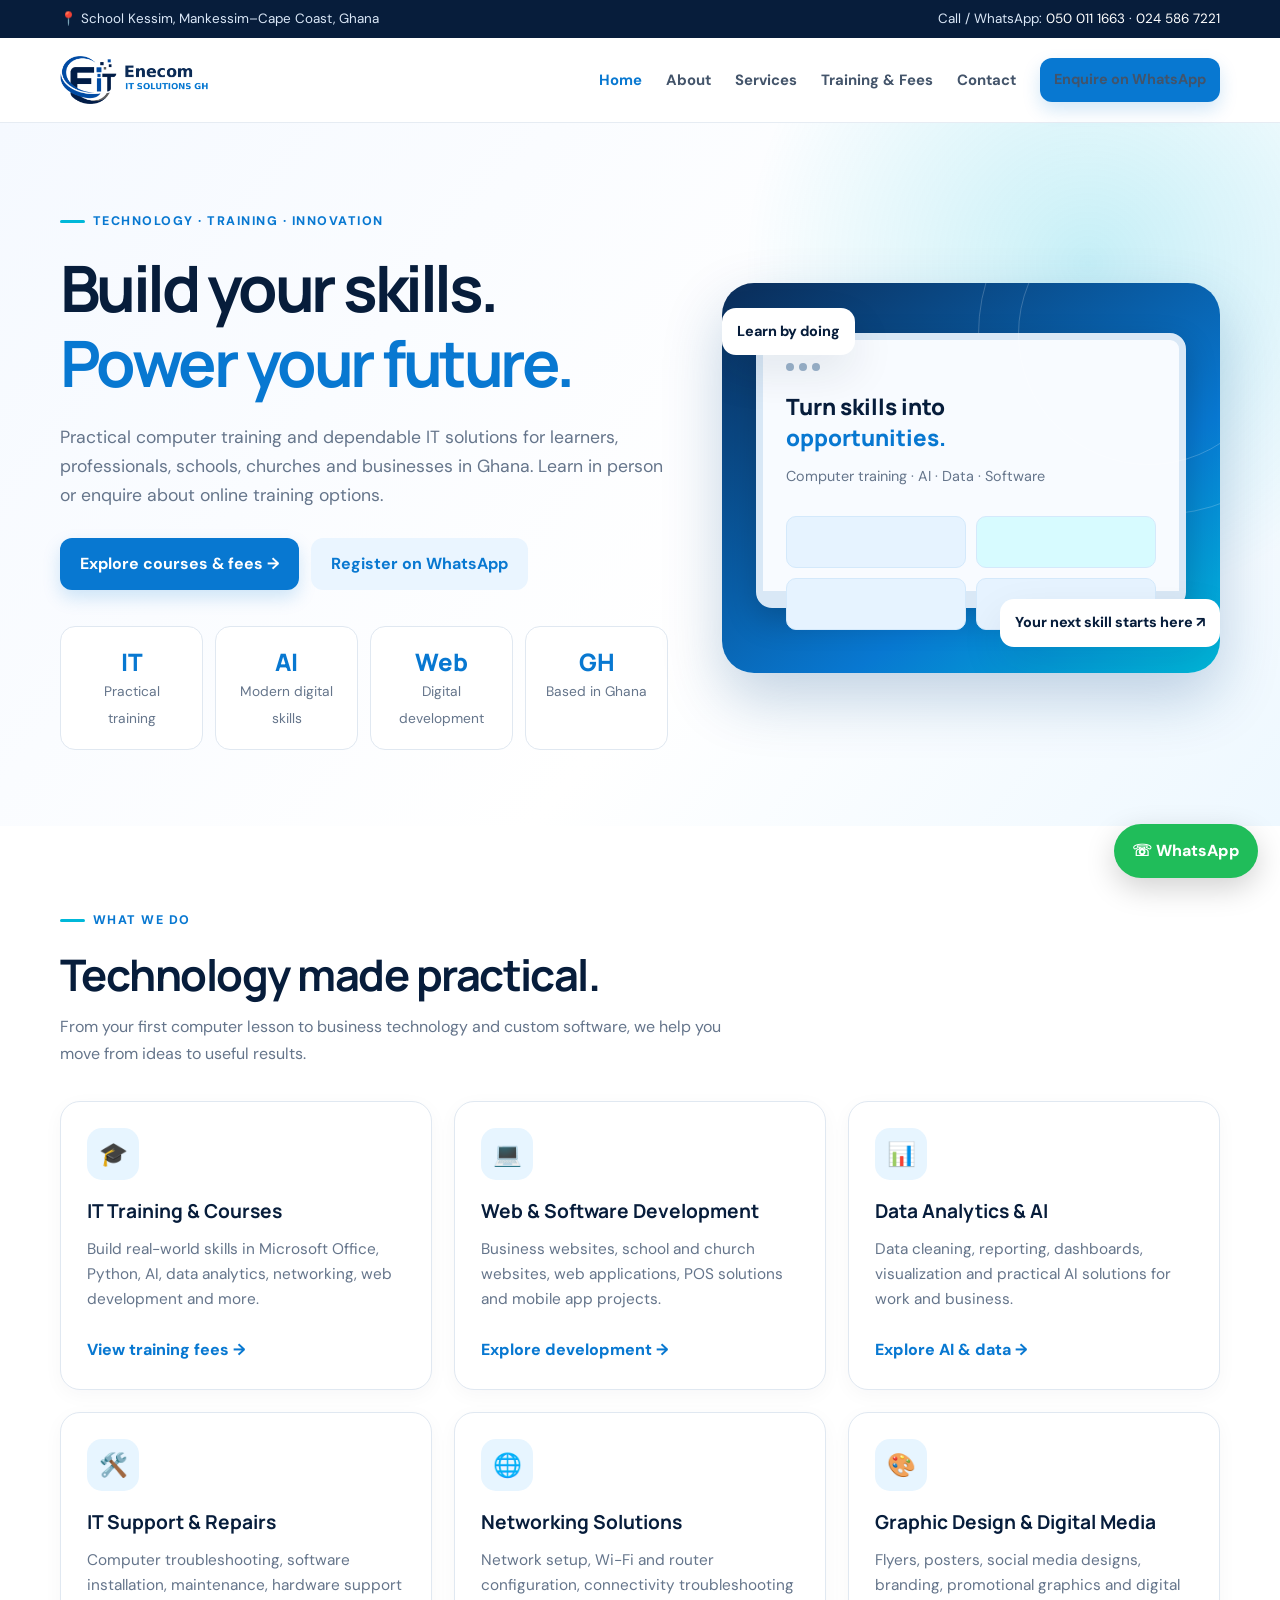
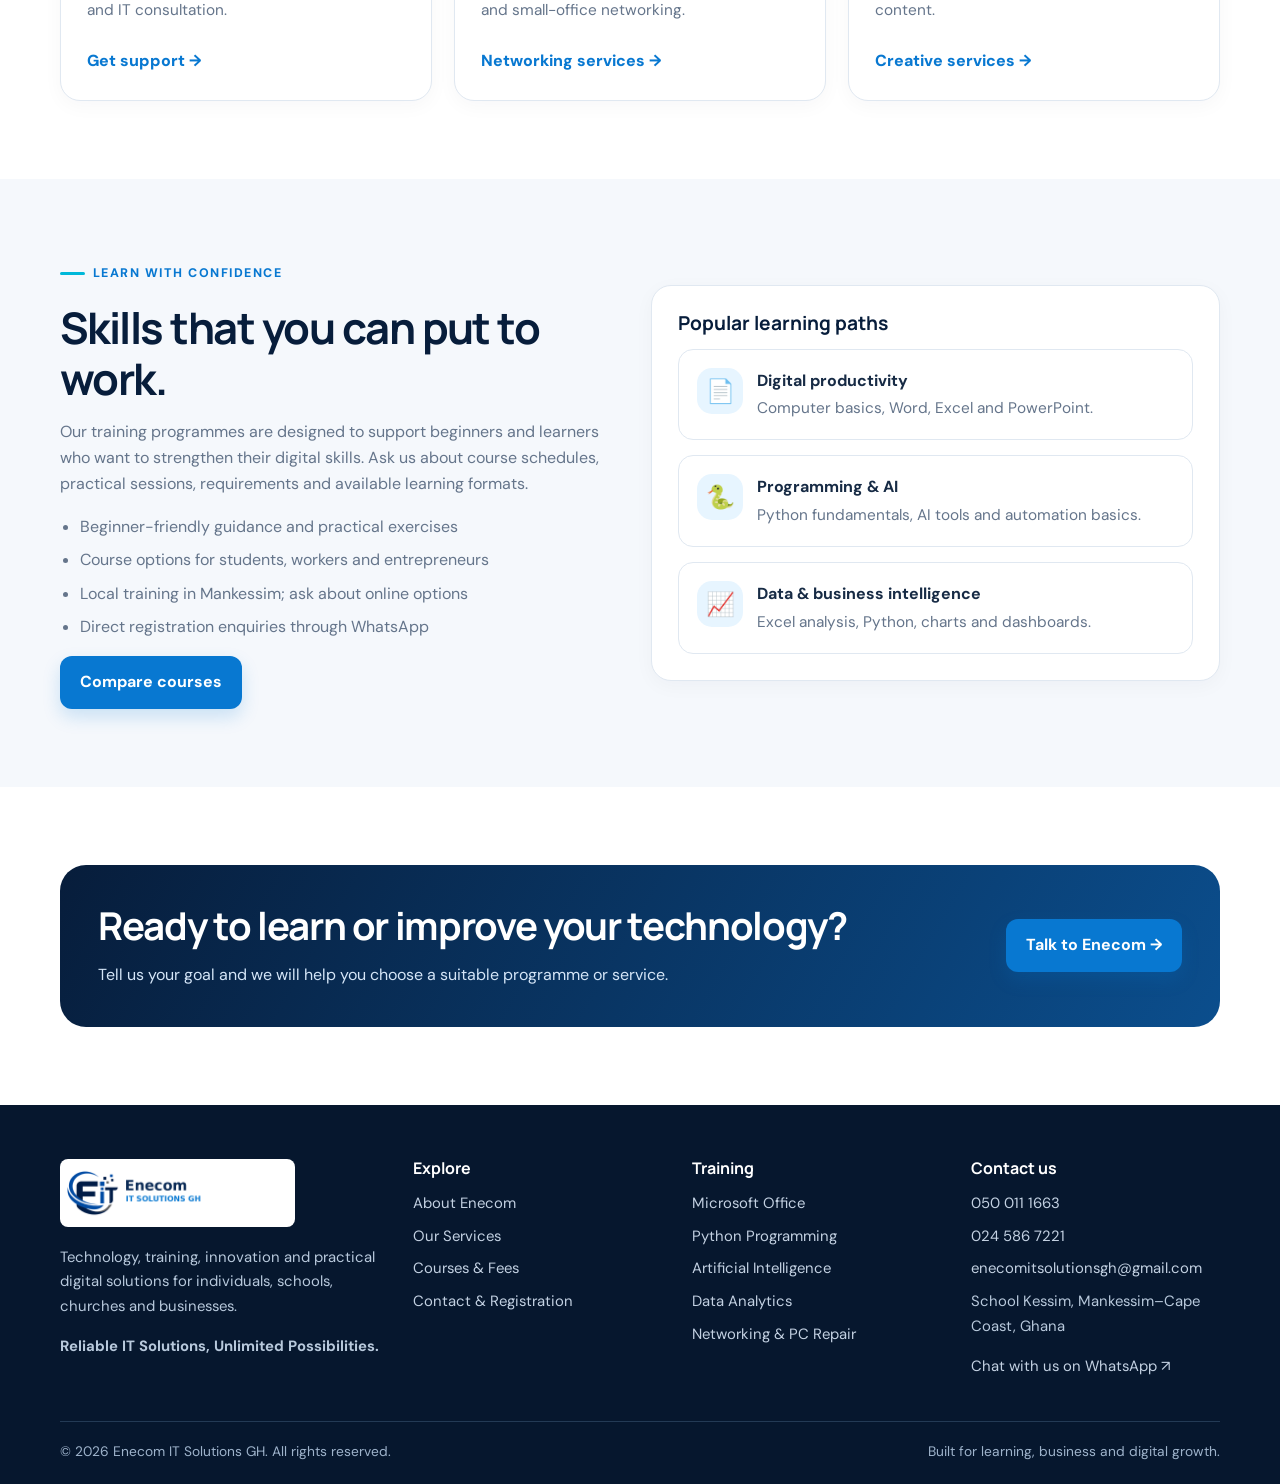
<file: index.html>
<!doctype html>
<html lang="en">
<head>
<meta charset="utf-8">
<meta name="viewport" content="width=device-width, initial-scale=1">
<title>Enecom IT Solutions GH | Computer Training, AI & IT Services in Ghana</title>
<meta name="description" content="Computer training in Mankessim, Python, AI, data analytics, web development, networking, IT support and digital solutions from Enecom IT Solutions GH.">
<meta name="theme-color" content="#071d3b">
<link rel="icon" href="favicon.ico" sizes="any">
    <link rel="icon" type="image/png" sizes="32x32" href="assets/favicon-32.png">
    <link rel="apple-touch-icon" sizes="180x180" href="assets/favicon-180.png">
<link rel="stylesheet" href="assets/style.css">
<script defer src="assets/site.js"></script>
</head>
<!-- Google tag (gtag.js) -->
<script async src="https://www.googletagmanager.com/gtag/js?id=G-Z24D5HFFNS"></script>
<script>
  window.dataLayer = window.dataLayer || [];
  function gtag(){dataLayer.push(arguments);}
  gtag('js', new Date());

  gtag('config', 'G-Z24D5HFFNS');
</script>
<body>
<div class="topbar"><div class="container"><span>📍 School Kessim, Mankessim–Cape Coast, Ghana</span><span>Call / WhatsApp: <a href="tel:+233500111663">050 011 1663</a> · <a href="tel:+233245867221">024 586 7221</a></span></div></div>
<header class="header"><div class="container navwrap">
<a class="brand" href="index.html" aria-label="Enecom homepage"><img src="assets/enecom-logo.png" alt="Enecom IT Solutions GH logo"></a>
<button class="menu-toggle" type="button" aria-label="Toggle navigation" onclick="navToggle()">☰</button>
<nav class="nav" aria-label="Main navigation">
<a data-page="index.html" href="index.html">Home</a><a data-page="about.html" href="about.html">About</a><a data-page="services.html" href="services.html">Services</a><a data-page="training.html" href="training.html">Training & Fees</a><a data-page="contact.html" href="contact.html">Contact</a>
<a class="btn small" data-wa="Hello Enecom IT Solutions GH, I would like to ask about your services and training programmes.">Enquire on WhatsApp</a>
</nav></div></header>
<main>
<section class="hero"><div class="container hero-grid"><div>
<div class="eyebrow">Technology · Training · Innovation</div>
<h1>Build your skills.<br><span>Power your future.</span></h1>
<p>Practical computer training and dependable IT solutions for learners, professionals, schools, churches and businesses in Ghana. Learn in person or enquire about online training options.</p>
<div class="button-row"><a class="btn" href="training.html">Explore courses & fees →</a><a class="btn secondary" data-wa="Hello Enecom, I want to register for a training programme. Please send me course details.">Register on WhatsApp</a></div>
<div class="stats"><div class="stat"><strong>IT</strong><span>Practical training</span></div><div class="stat"><strong>AI</strong><span>Modern digital skills</span></div><div class="stat"><strong>Web</strong><span>Digital development</span></div><div class="stat"><strong>GH</strong><span>Based in Ghana</span></div></div>
</div><div class="hero-visual" aria-label="Illustration of a modern digital learning workspace"><div class="floating-tag tag-one">Learn by doing</div><div class="screen"><div class="screen-top"><i class="dot"></i><i class="dot"></i><i class="dot"></i></div><div class="screen-title">Turn skills into <span>opportunities.</span></div><p style="font-size:.9rem;color:#65758b;margin-top:12px">Computer training · AI · Data · Software</p><div class="screen-bars"><div></div><div></div><div></div><div></div></div></div><div class="floating-tag tag-two">Your next skill starts here ↗</div></div>
</div></section>
<section class="section"><div class="container"><div class="section-head"><div class="eyebrow">What we do</div><h2>Technology made practical.</h2><p>From your first computer lesson to business technology and custom software, we help you move from ideas to useful results.</p></div>
<div class="grid three">
<article class="card"><div class="iconbox">🎓</div><h3>IT Training & Courses</h3><p>Build real-world skills in Microsoft Office, Python, AI, data analytics, networking, web development and more.</p><a class="text-link" href="training.html">View training fees →</a></article>
<article class="card"><div class="iconbox">💻</div><h3>Web & Software Development</h3><p>Business websites, school and church websites, web applications, POS solutions and mobile app projects.</p><a class="text-link" href="services.html#development">Explore development →</a></article>
<article class="card"><div class="iconbox">📊</div><h3>Data Analytics & AI</h3><p>Data cleaning, reporting, dashboards, visualization and practical AI solutions for work and business.</p><a class="text-link" href="services.html#data-ai">Explore AI & data →</a></article>
<article class="card"><div class="iconbox">🛠️</div><h3>IT Support & Repairs</h3><p>Computer troubleshooting, software installation, maintenance, hardware support and IT consultation.</p><a class="text-link" href="services.html#support">Get support →</a></article>
<article class="card"><div class="iconbox">🌐</div><h3>Networking Solutions</h3><p>Network setup, Wi-Fi and router configuration, connectivity troubleshooting and small-office networking.</p><a class="text-link" href="services.html#networking">Networking services →</a></article>
<article class="card"><div class="iconbox">🎨</div><h3>Graphic Design & Digital Media</h3><p>Flyers, posters, social media designs, branding, promotional graphics and digital content.</p><a class="text-link" href="services.html#creative">Creative services →</a></article>
</div></div></section>
<section class="section soft"><div class="container grid two" style="align-items:center"><div><div class="eyebrow">Learn with confidence</div><h2>Skills that you can put to work.</h2><p>Our training programmes are designed to support beginners and learners who want to strengthen their digital skills. Ask us about course schedules, practical sessions, requirements and available learning formats.</p><ul class="content-list"><li>Beginner-friendly guidance and practical exercises</li><li>Course options for students, workers and entrepreneurs</li><li>Local training in Mankessim; ask about online options</li><li>Direct registration enquiries through WhatsApp</li></ul><a class="btn" href="training.html">Compare courses</a></div><div class="card"><h3>Popular learning paths</h3><div class="contact-list">
<div class="contact-item"><div class="iconbox">📄</div><div><strong>Digital productivity</strong><p>Computer basics, Word, Excel and PowerPoint.</p></div></div>
<div class="contact-item"><div class="iconbox">🐍</div><div><strong>Programming & AI</strong><p>Python fundamentals, AI tools and automation basics.</p></div></div>
<div class="contact-item"><div class="iconbox">📈</div><div><strong>Data & business intelligence</strong><p>Excel analysis, Python, charts and dashboards.</p></div></div>
</div></div></div></section>
<section class="section"><div class="container"><div class="band"><div><h2>Ready to learn or improve your technology?</h2><p>Tell us your goal and we will help you choose a suitable programme or service.</p></div><a class="btn" data-wa="Hello Enecom IT Solutions GH, please help me choose a course or IT service.">Talk to Enecom →</a></div></div></section>
</main><footer class="footer"><div class="container">
<div class="footer-grid">
<div><img class="logo" src="assets/enecom-logo.png" alt="Enecom IT Solutions GH logo"><p>Technology, training, innovation and practical digital solutions for individuals, schools, churches and businesses.</p><p><strong>Reliable IT Solutions, Unlimited Possibilities.</strong></p></div>
<div><h3>Explore</h3><a href="about.html">About Enecom</a><a href="services.html">Our Services</a><a href="training.html">Courses & Fees</a><a href="contact.html">Contact & Registration</a></div>
<div><h3>Training</h3><a href="training.html#office">Microsoft Office</a><a href="training.html#python">Python Programming</a><a href="training.html#ai">Artificial Intelligence</a><a href="training.html#data">Data Analytics</a><a href="training.html#networking">Networking & PC Repair</a></div>
<div><h3>Contact us</h3><a href="tel:+233500111663">050 011 1663</a><a href="tel:+233245867221">024 586 7221</a><a href="mailto:enecomitsolutionsgh@gmail.com">enecomitsolutionsgh@gmail.com</a><p>School Kessim, Mankessim–Cape Coast, Ghana</p><a data-wa="Hello Enecom, I would like to make an enquiry.">Chat with us on WhatsApp ↗</a></div>
</div><div class="footer-bottom"><span>© <span data-year></span> Enecom IT Solutions GH. All rights reserved.</span><span>Built for learning, business and digital growth.</span></div>
</div></footer>
<a class="whatsapp-float" data-wa="Hello Enecom IT Solutions GH, I would like to make an enquiry." aria-label="Chat with Enecom on WhatsApp">☏ WhatsApp</a>
</body></html>
</file>
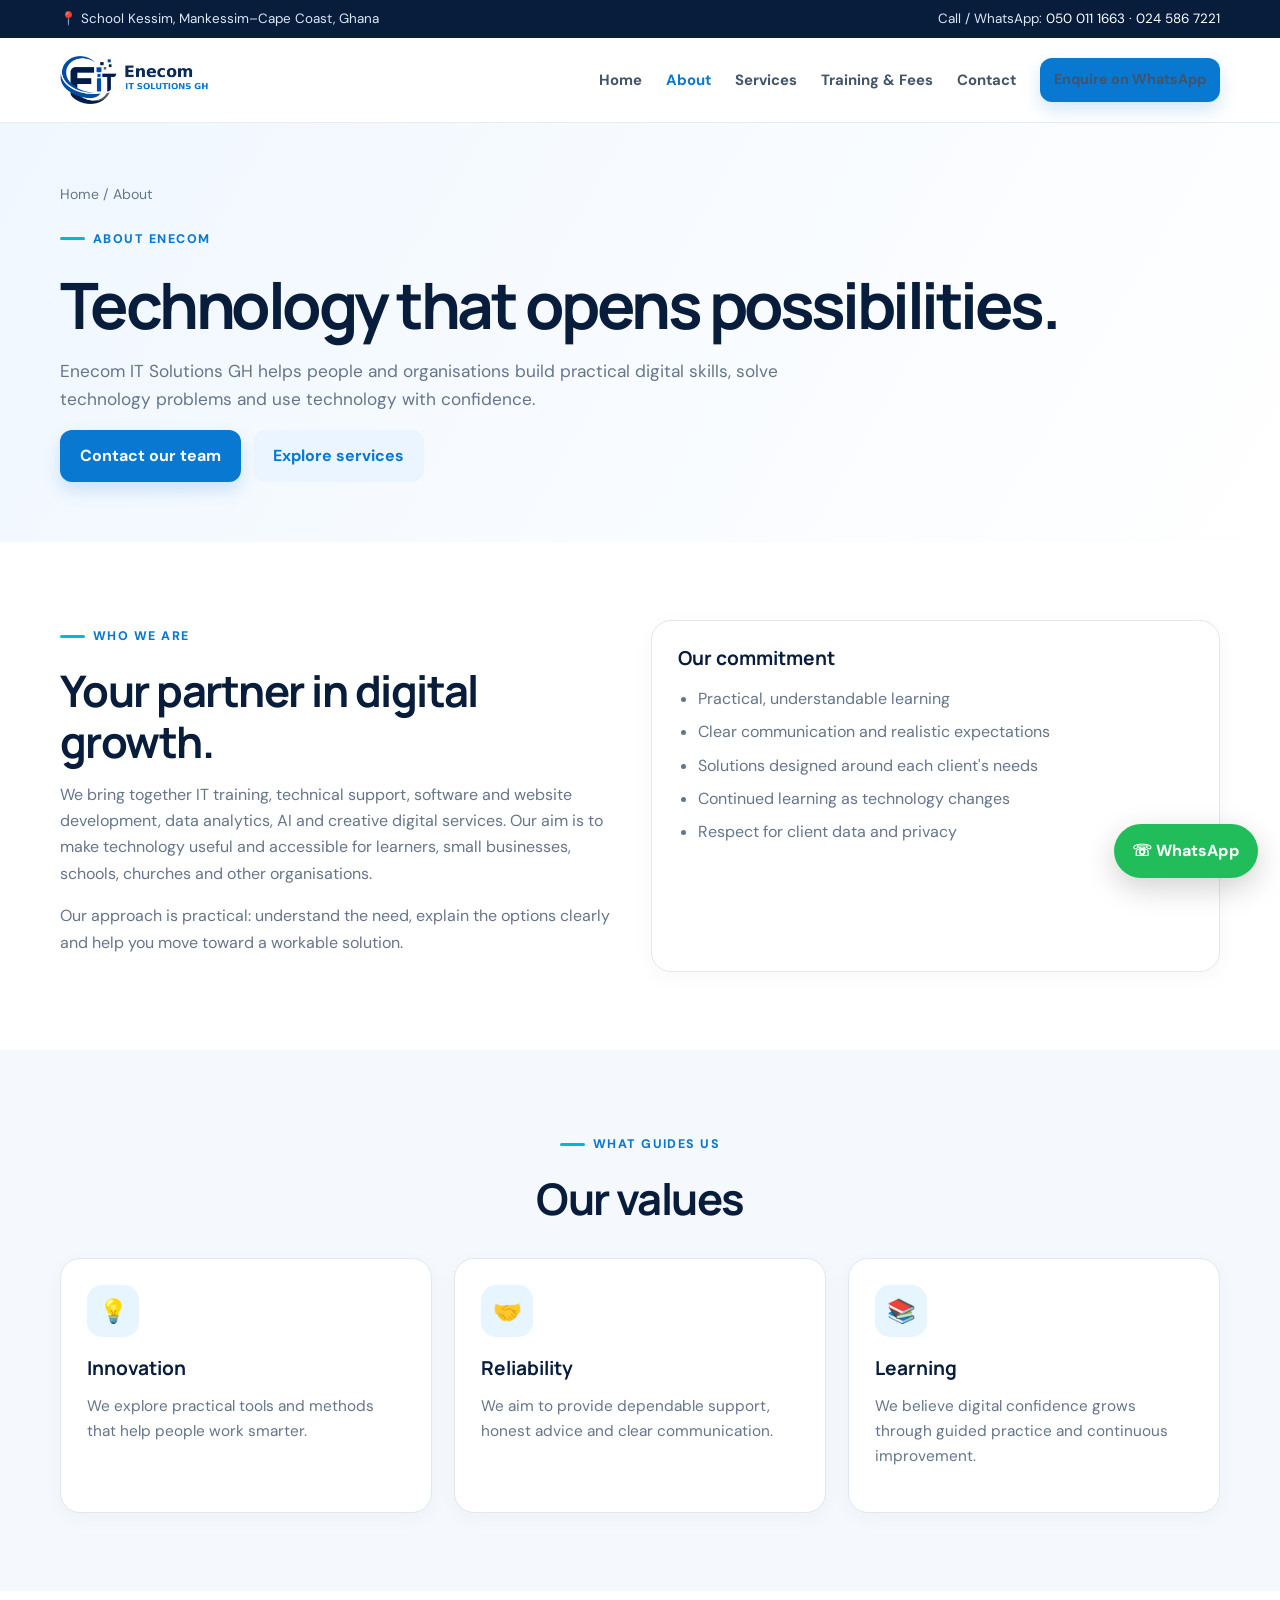
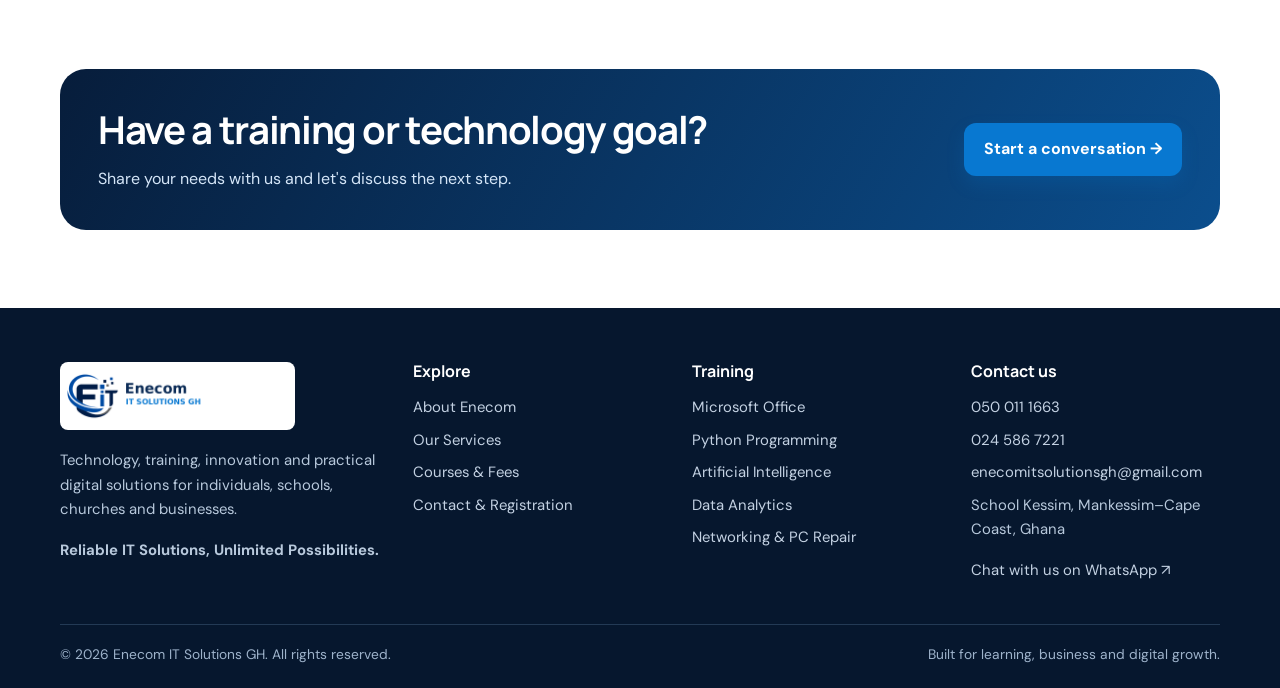
<file: about.html>
<!doctype html>
<html lang="en">
<head>
<meta charset="utf-8">
<meta name="viewport" content="width=device-width, initial-scale=1">
<title>About Enecom IT Solutions GH | Our Mission & Approach</title>
<meta name="description" content="Learn about Enecom IT Solutions GH, a Ghana-based IT training and technology services provider offering practical digital skills, IT support and business solutions.">
<meta name="theme-color" content="#071d3b">
<link rel="icon" href="favicon.ico" sizes="any">
    <link rel="icon" type="image/png" sizes="32x32" href="assets/favicon-32.png">
    <link rel="apple-touch-icon" sizes="180x180" href="assets/favicon-180.png">
<link rel="stylesheet" href="assets/style.css">
<script defer src="assets/site.js"></script>
</head>
    <!-- Google tag (gtag.js) -->
<script async src="https://www.googletagmanager.com/gtag/js?id=G-Z24D5HFFNS"></script>
<script>
  window.dataLayer = window.dataLayer || [];
  function gtag(){dataLayer.push(arguments);}
  gtag('js', new Date());

  gtag('config', 'G-Z24D5HFFNS');
</script>
<body>
<div class="topbar"><div class="container"><span>📍 School Kessim, Mankessim–Cape Coast, Ghana</span><span>Call / WhatsApp: <a href="tel:+233500111663">050 011 1663</a> · <a href="tel:+233245867221">024 586 7221</a></span></div></div>
<header class="header"><div class="container navwrap">
<a class="brand" href="index.html" aria-label="Enecom homepage"><img src="assets/enecom-logo.png" alt="Enecom IT Solutions GH logo"></a>
<button class="menu-toggle" type="button" aria-label="Toggle navigation" onclick="navToggle()">☰</button>
<nav class="nav" aria-label="Main navigation">
<a data-page="index.html" href="index.html">Home</a><a data-page="about.html" href="about.html">About</a><a data-page="services.html" href="services.html">Services</a><a data-page="training.html" href="training.html">Training & Fees</a><a data-page="contact.html" href="contact.html">Contact</a>
<a class="btn small" data-wa="Hello Enecom IT Solutions GH, I would like to ask about your services and training programmes.">Enquire on WhatsApp</a>
</nav></div></header>
<main><section class="page-hero"><div class="container"><div class="crumb"><a href="index.html">Home</a> / About</div><div class="eyebrow">About Enecom</div><h1>Technology that opens possibilities.</h1><p>Enecom IT Solutions GH helps people and organisations build practical digital skills, solve technology problems and use technology with confidence.</p><div class="button-row"><a class="btn" href="contact.html">Contact our team</a><a class="btn secondary" href="services.html">Explore services</a></div></div></section>
<section class="section"><div class="container grid two"><div><div class="eyebrow">Who we are</div><h2>Your partner in digital growth.</h2><p>We bring together IT training, technical support, software and website development, data analytics, AI and creative digital services. Our aim is to make technology useful and accessible for learners, small businesses, schools, churches and other organisations.</p><p>Our approach is practical: understand the need, explain the options clearly and help you move toward a workable solution.</p></div><div class="card"><h3>Our commitment</h3><ul class="content-list"><li>Practical, understandable learning</li><li>Clear communication and realistic expectations</li><li>Solutions designed around each client's needs</li><li>Continued learning as technology changes</li><li>Respect for client data and privacy</li></ul></div></div></section>
<section class="section soft"><div class="container"><div class="section-head center"><div class="eyebrow">What guides us</div><h2>Our values</h2></div><div class="grid three"><div class="card"><div class="iconbox">💡</div><h3>Innovation</h3><p>We explore practical tools and methods that help people work smarter.</p></div><div class="card"><div class="iconbox">🤝</div><h3>Reliability</h3><p>We aim to provide dependable support, honest advice and clear communication.</p></div><div class="card"><div class="iconbox">📚</div><h3>Learning</h3><p>We believe digital confidence grows through guided practice and continuous improvement.</p></div></div></div></section>
<section class="section"><div class="container"><div class="band"><div><h2>Have a training or technology goal?</h2><p>Share your needs with us and let's discuss the next step.</p></div><a class="btn" data-wa="Hello Enecom, I would like to discuss my training or technology needs.">Start a conversation →</a></div></div></section></main><footer class="footer"><div class="container">
<div class="footer-grid">
<div><img class="logo" src="assets/enecom-logo.png" alt="Enecom IT Solutions GH logo"><p>Technology, training, innovation and practical digital solutions for individuals, schools, churches and businesses.</p><p><strong>Reliable IT Solutions, Unlimited Possibilities.</strong></p></div>
<div><h3>Explore</h3><a href="about.html">About Enecom</a><a href="services.html">Our Services</a><a href="training.html">Courses & Fees</a><a href="contact.html">Contact & Registration</a></div>
<div><h3>Training</h3><a href="training.html#office">Microsoft Office</a><a href="training.html#python">Python Programming</a><a href="training.html#ai">Artificial Intelligence</a><a href="training.html#data">Data Analytics</a><a href="training.html#networking">Networking & PC Repair</a></div>
<div><h3>Contact us</h3><a href="tel:+233500111663">050 011 1663</a><a href="tel:+233245867221">024 586 7221</a><a href="mailto:enecomitsolutionsgh@gmail.com">enecomitsolutionsgh@gmail.com</a><p>School Kessim, Mankessim–Cape Coast, Ghana</p><a data-wa="Hello Enecom, I would like to make an enquiry.">Chat with us on WhatsApp ↗</a></div>
</div><div class="footer-bottom"><span>© <span data-year></span> Enecom IT Solutions GH. All rights reserved.</span><span>Built for learning, business and digital growth.</span></div>
</div></footer>
<a class="whatsapp-float" data-wa="Hello Enecom IT Solutions GH, I would like to make an enquiry." aria-label="Chat with Enecom on WhatsApp">☏ WhatsApp</a>
</body></html>
</file>
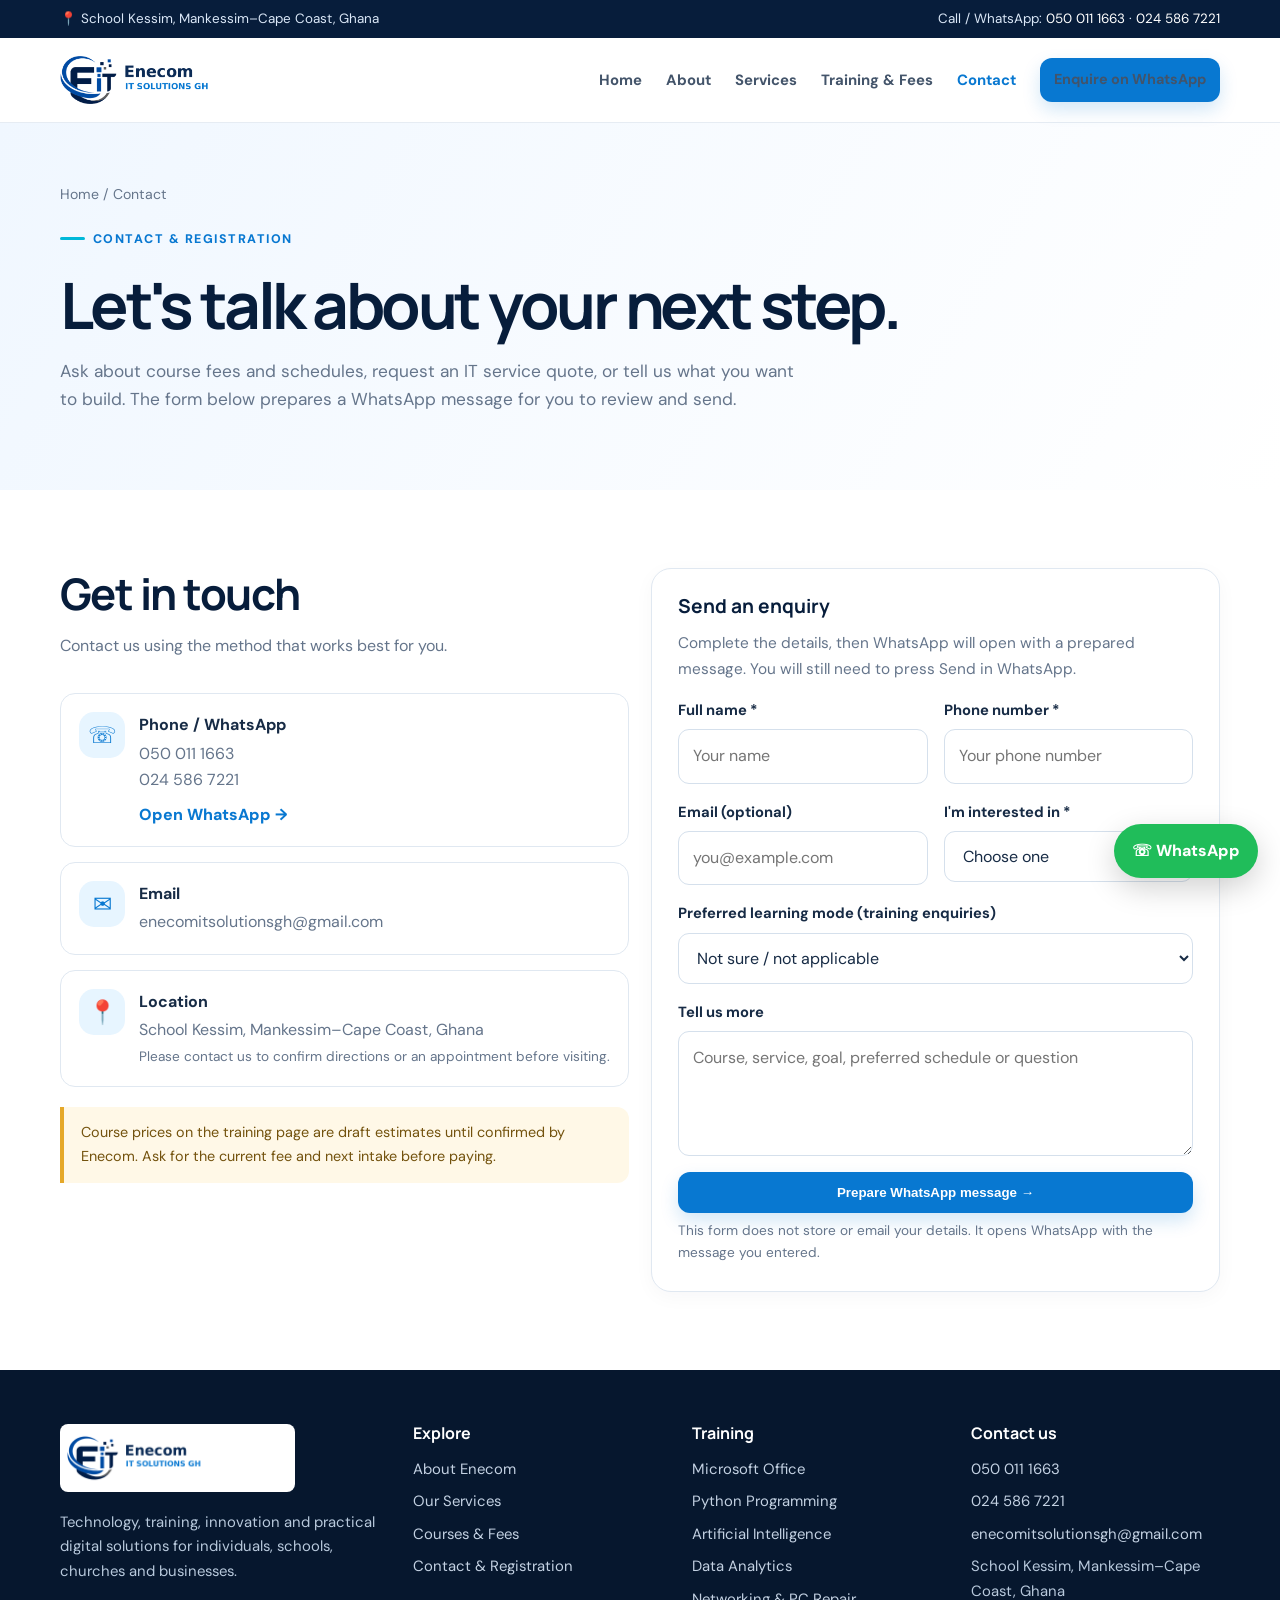
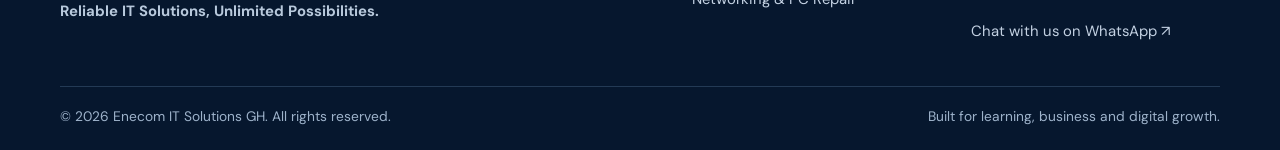
<file: contact.html>
<!doctype html>
<html lang="en">
<head>
<meta charset="utf-8">
<meta name="viewport" content="width=device-width, initial-scale=1">
<title>Contact Enecom IT Solutions GH | WhatsApp, Phone & Training Registration</title>
<meta name="description" content="Contact Enecom IT Solutions GH in Mankessim, Ghana for computer training registration, course fees, website development, AI, data analytics, IT support and other services.">
<meta name="theme-color" content="#071d3b">
<link rel="icon" href="favicon.ico" sizes="any">
    <link rel="icon" type="image/png" sizes="32x32" href="assets/favicon-32.png">
    <link rel="apple-touch-icon" sizes="180x180" href="assets/favicon-180.png">
<link rel="stylesheet" href="assets/style.css">
<script defer src="assets/site.js"></script>
</head>
<!-- Google tag (gtag.js) -->
<script async src="https://www.googletagmanager.com/gtag/js?id=G-Z24D5HFFNS"></script>
<script>
  window.dataLayer = window.dataLayer || [];
  function gtag(){dataLayer.push(arguments);}
  gtag('js', new Date());

  gtag('config', 'G-Z24D5HFFNS');
</script>
<body>
<div class="topbar"><div class="container"><span>📍 School Kessim, Mankessim–Cape Coast, Ghana</span><span>Call / WhatsApp: <a href="tel:+233500111663">050 011 1663</a> · <a href="tel:+233245867221">024 586 7221</a></span></div></div>
<header class="header"><div class="container navwrap">
<a class="brand" href="index.html" aria-label="Enecom homepage"><img src="assets/enecom-logo.png" alt="Enecom IT Solutions GH logo"></a>
<button class="menu-toggle" type="button" aria-label="Toggle navigation" onclick="navToggle()">☰</button>
<nav class="nav" aria-label="Main navigation">
<a data-page="index.html" href="index.html">Home</a><a data-page="about.html" href="about.html">About</a><a data-page="services.html" href="services.html">Services</a><a data-page="training.html" href="training.html">Training & Fees</a><a data-page="contact.html" href="contact.html">Contact</a>
<a class="btn small" data-wa="Hello Enecom IT Solutions GH, I would like to ask about your services and training programmes.">Enquire on WhatsApp</a>
</nav></div></header>
<main><section class="page-hero"><div class="container"><div class="crumb"><a href="index.html">Home</a> / Contact</div><div class="eyebrow">Contact & registration</div><h1>Let's talk about your next step.</h1><p>Ask about course fees and schedules, request an IT service quote, or tell us what you want to build. The form below prepares a WhatsApp message for you to review and send.</p></div></section>
<section class="section"><div class="container grid two"><div><div class="section-head"><h2>Get in touch</h2><p>Contact us using the method that works best for you.</p></div><div class="contact-list">
<div class="contact-item"><div class="iconbox">☏</div><div><strong>Phone / WhatsApp</strong><p><a href="tel:+233500111663">050 011 1663</a><br><a href="tel:+233245867221">024 586 7221</a></p><a class="text-link" data-wa="Hello Enecom IT Solutions GH, I would like to make an enquiry.">Open WhatsApp →</a></div></div>
<div class="contact-item"><div class="iconbox">✉</div><div><strong>Email</strong><p><a href="mailto:enecomitsolutionsgh@gmail.com">enecomitsolutionsgh@gmail.com</a></p></div></div>
<div class="contact-item"><div class="iconbox">📍</div><div><strong>Location</strong><p>School Kessim, Mankessim–Cape Coast, Ghana</p><p class="small-muted">Please contact us to confirm directions or an appointment before visiting.</p></div></div>
</div><div class="note">Course prices on the training page are draft estimates until confirmed by Enecom. Ask for the current fee and next intake before paying.</div></div>
<div class="card"><h3>Send an enquiry</h3><p>Complete the details, then WhatsApp will open with a prepared message. You will still need to press Send in WhatsApp.</p>
<form id="contactForm"><div class="form-grid">
<div class="form-group"><label for="name">Full name *</label><input class="field" id="name" name="name" required placeholder="Your name"></div>
<div class="form-group"><label for="phone">Phone number *</label><input class="field" id="phone" name="phone" required type="tel" placeholder="Your phone number"></div>
<div class="form-group"><label for="email">Email (optional)</label><input class="field" id="email" name="email" type="email" placeholder="you@example.com"></div>
<div class="form-group"><label for="interest">I'm interested in *</label><select class="field" id="interest" name="interest" required><option value="">Choose one</option><option>Computer training</option><option>Microsoft Office</option><option>Python programming</option><option>Artificial intelligence</option><option>Data analytics</option><option>Web / mobile development</option><option>Networking / PC repair</option><option>Graphic design</option><option>IT support</option><option>Website or software project</option><option>Other service</option></select></div>
<div class="form-group full"><label for="mode">Preferred learning mode (training enquiries)</label><select class="field" id="mode" name="mode"><option value="">Not sure / not applicable</option><option>In person</option><option>Online</option><option>Hybrid</option><option>Group training</option></select></div>
<div class="form-group full"><label for="message">Tell us more</label><textarea class="field" id="message" name="message" placeholder="Course, service, goal, preferred schedule or question"></textarea></div>
<div class="form-group full"><button class="btn" type="submit">Prepare WhatsApp message →</button><span class="small-muted">This form does not store or email your details. It opens WhatsApp with the message you entered.</span></div>
</div></form></div></div></section>
</main><footer class="footer"><div class="container">
<div class="footer-grid">
<div><img class="logo" src="assets/enecom-logo.png" alt="Enecom IT Solutions GH logo"><p>Technology, training, innovation and practical digital solutions for individuals, schools, churches and businesses.</p><p><strong>Reliable IT Solutions, Unlimited Possibilities.</strong></p></div>
<div><h3>Explore</h3><a href="about.html">About Enecom</a><a href="services.html">Our Services</a><a href="training.html">Courses & Fees</a><a href="contact.html">Contact & Registration</a></div>
<div><h3>Training</h3><a href="training.html#office">Microsoft Office</a><a href="training.html#python">Python Programming</a><a href="training.html#ai">Artificial Intelligence</a><a href="training.html#data">Data Analytics</a><a href="training.html#networking">Networking & PC Repair</a></div>
<div><h3>Contact us</h3><a href="tel:+233500111663">050 011 1663</a><a href="tel:+233245867221">024 586 7221</a><a href="mailto:enecomitsolutionsgh@gmail.com">enecomitsolutionsgh@gmail.com</a><p>School Kessim, Mankessim–Cape Coast, Ghana</p><a data-wa="Hello Enecom, I would like to make an enquiry.">Chat with us on WhatsApp ↗</a></div>
</div><div class="footer-bottom"><span>© <span data-year></span> Enecom IT Solutions GH. All rights reserved.</span><span>Built for learning, business and digital growth.</span></div>
</div></footer>
<a class="whatsapp-float" data-wa="Hello Enecom IT Solutions GH, I would like to make an enquiry." aria-label="Chat with Enecom on WhatsApp">☏ WhatsApp</a>
</body></html>
</file>
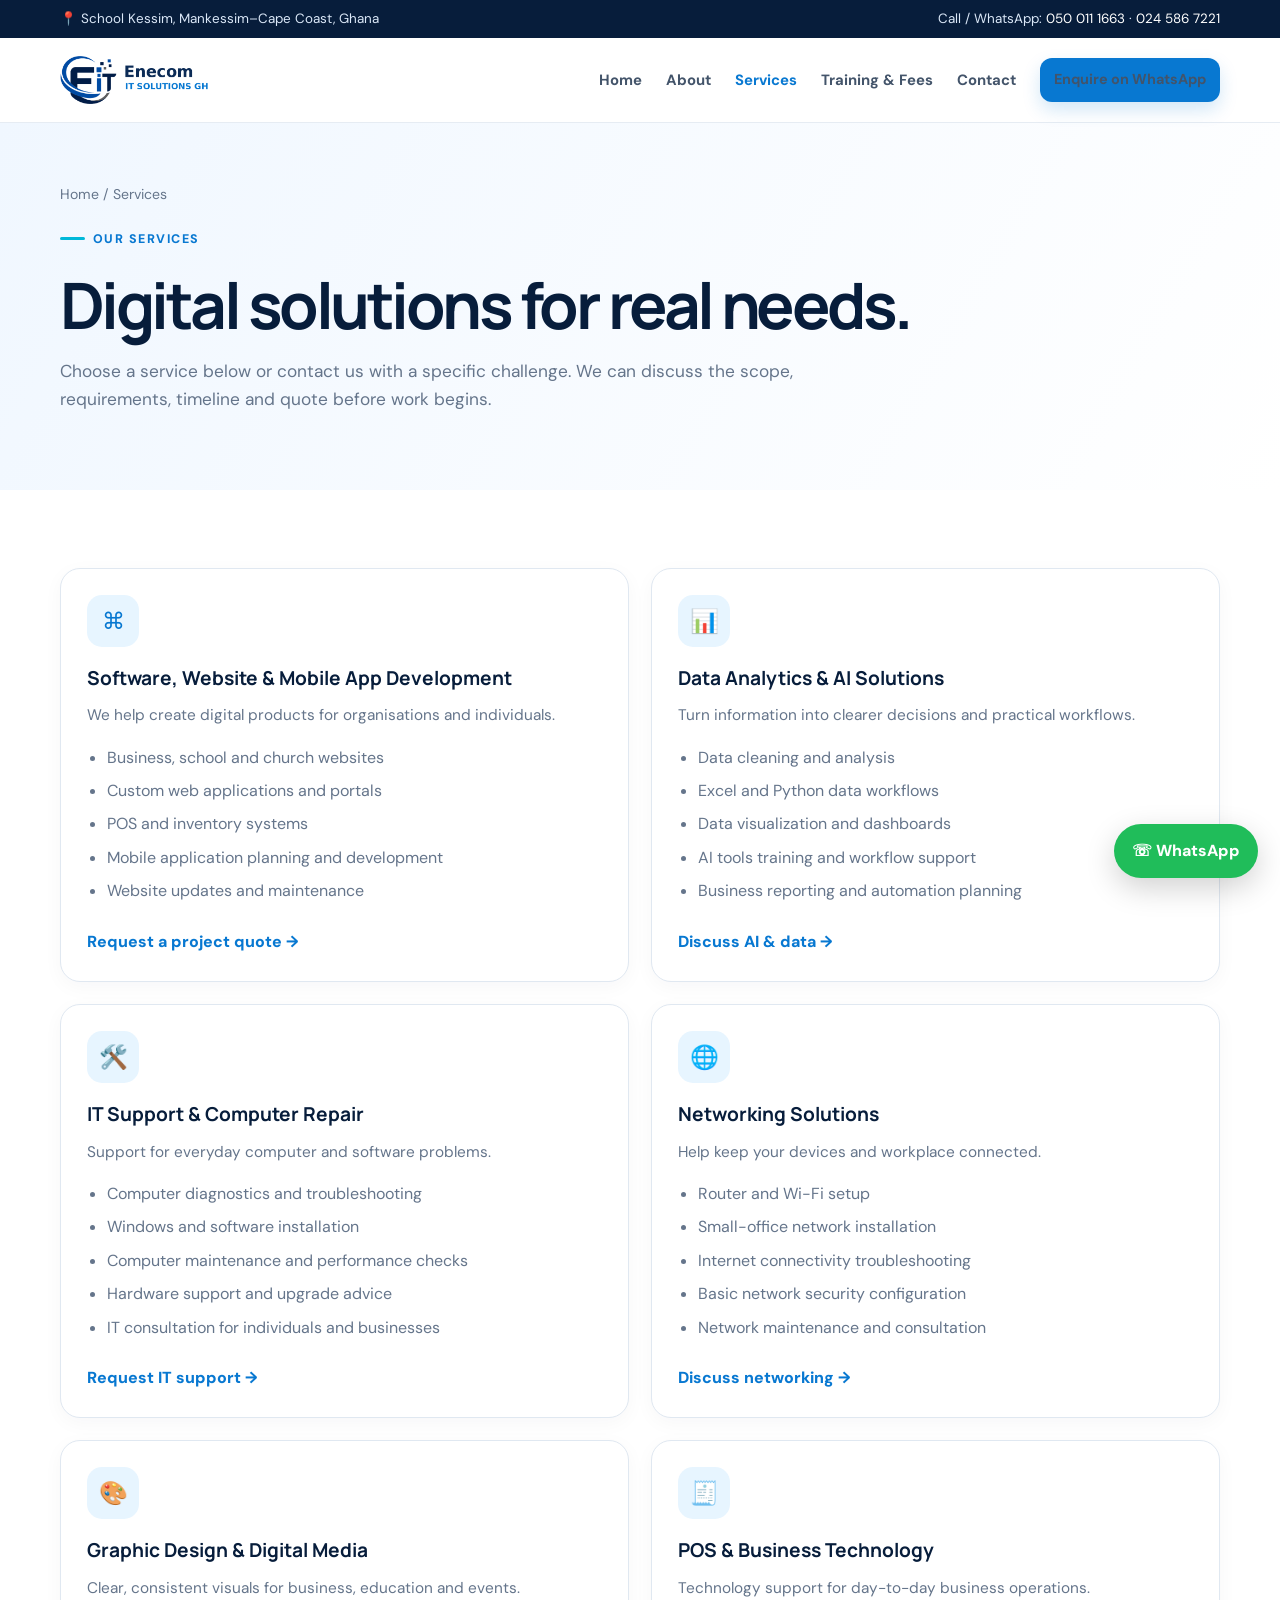
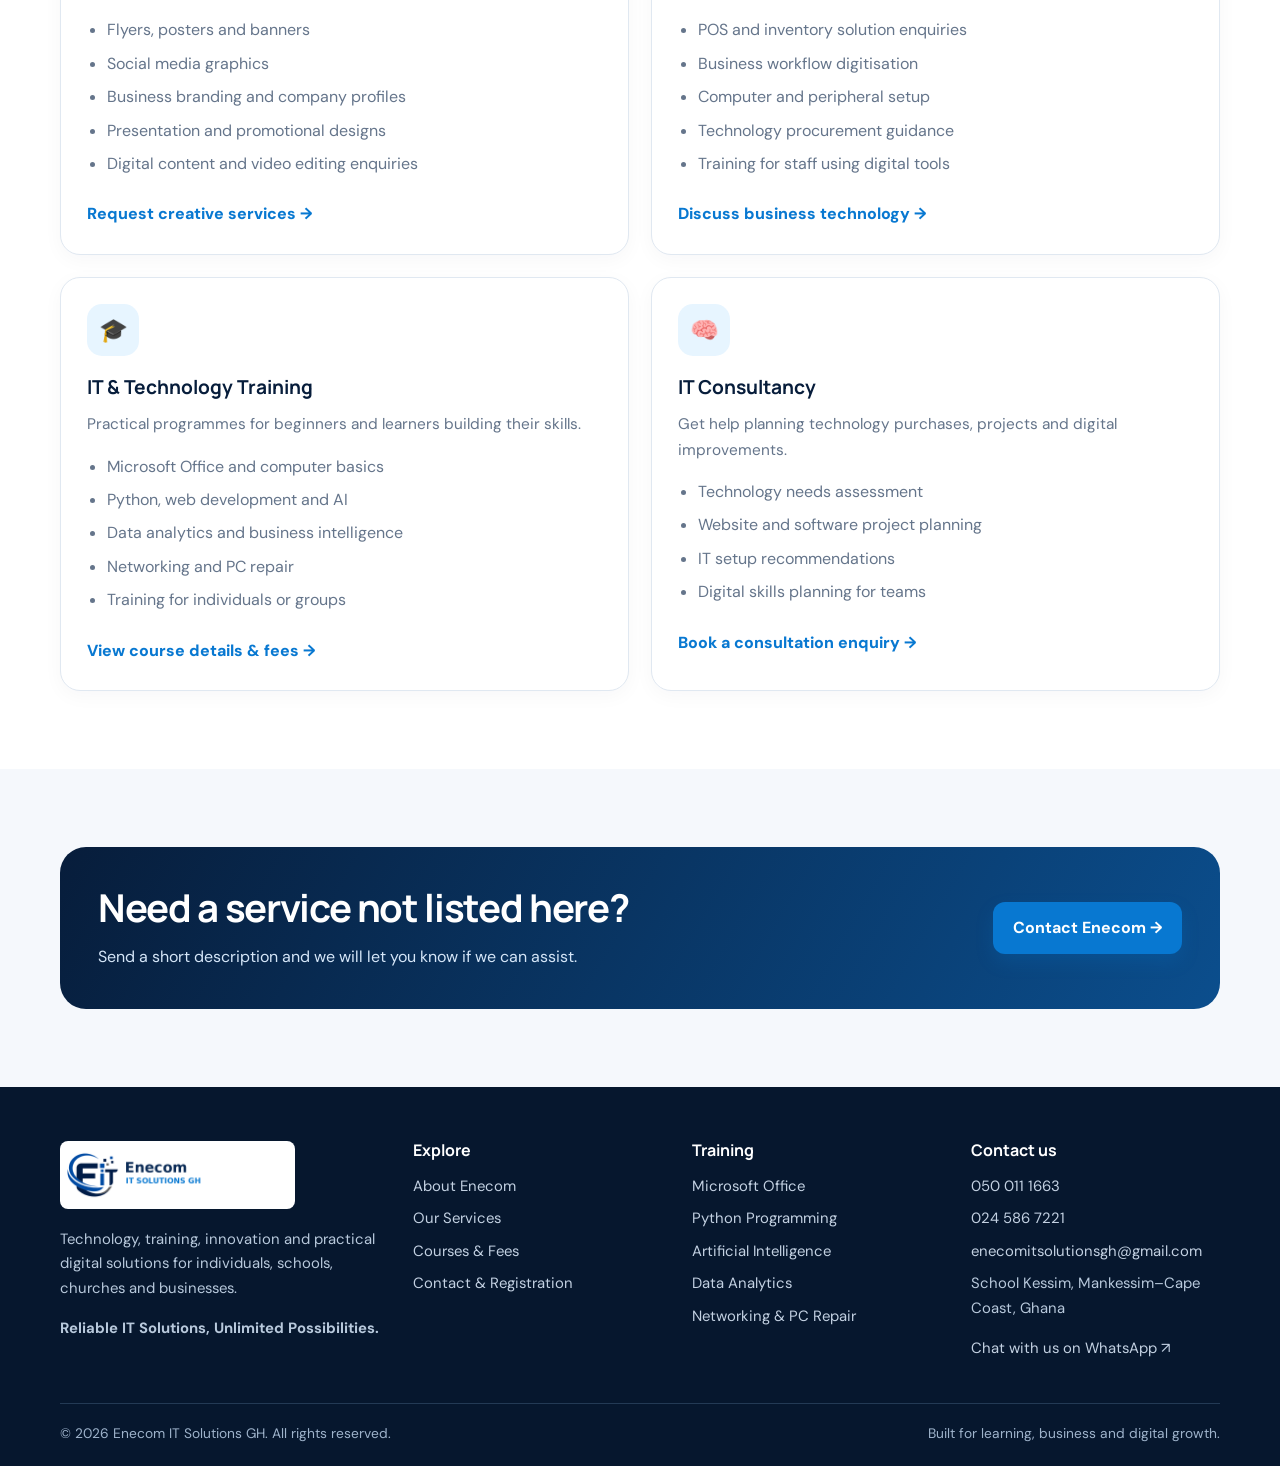
<file: services.html>
<!doctype html>
<html lang="en">
<head>
<meta charset="utf-8">
<meta name="viewport" content="width=device-width, initial-scale=1">
<title>IT Services in Ghana | Enecom IT Solutions GH</title>
<meta name="description" content="Explore Enecom services: website and software development, AI and data analytics, IT support, computer repair, networking, POS systems, training and digital creative services.">
<meta name="theme-color" content="#071d3b">
<link rel="icon" href="favicon.ico" sizes="any">
    <link rel="icon" type="image/png" sizes="32x32" href="assets/favicon-32.png">
    <link rel="apple-touch-icon" sizes="180x180" href="assets/favicon-180.png">
<link rel="stylesheet" href="assets/style.css">
<script defer src="assets/site.js"></script>
</head>
<!-- Google tag (gtag.js) -->
<script async src="https://www.googletagmanager.com/gtag/js?id=G-Z24D5HFFNS"></script>
<script>
  window.dataLayer = window.dataLayer || [];
  function gtag(){dataLayer.push(arguments);}
  gtag('js', new Date());

  gtag('config', 'G-Z24D5HFFNS');
</script>
<body>
<div class="topbar"><div class="container"><span>📍 School Kessim, Mankessim–Cape Coast, Ghana</span><span>Call / WhatsApp: <a href="tel:+233500111663">050 011 1663</a> · <a href="tel:+233245867221">024 586 7221</a></span></div></div>
<header class="header"><div class="container navwrap">
<a class="brand" href="index.html" aria-label="Enecom homepage"><img src="assets/enecom-logo.png" alt="Enecom IT Solutions GH logo"></a>
<button class="menu-toggle" type="button" aria-label="Toggle navigation" onclick="navToggle()">☰</button>
<nav class="nav" aria-label="Main navigation">
<a data-page="index.html" href="index.html">Home</a><a data-page="about.html" href="about.html">About</a><a data-page="services.html" href="services.html">Services</a><a data-page="training.html" href="training.html">Training & Fees</a><a data-page="contact.html" href="contact.html">Contact</a>
<a class="btn small" data-wa="Hello Enecom IT Solutions GH, I would like to ask about your services and training programmes.">Enquire on WhatsApp</a>
</nav></div></header>
<main><section class="page-hero"><div class="container"><div class="crumb"><a href="index.html">Home</a> / Services</div><div class="eyebrow">Our services</div><h1>Digital solutions for real needs.</h1><p>Choose a service below or contact us with a specific challenge. We can discuss the scope, requirements, timeline and quote before work begins.</p></div></section>
<section class="section"><div class="container grid two">
<article class="card" id="development"><div class="iconbox">⌘</div><h3>Software, Website & Mobile App Development</h3><p>We help create digital products for organisations and individuals.</p><ul><li>Business, school and church websites</li><li>Custom web applications and portals</li><li>POS and inventory systems</li><li>Mobile application planning and development</li><li>Website updates and maintenance</li></ul><a class="text-link" data-wa="Hello Enecom, I need a quote for website/software development. Please ask me about my project requirements.">Request a project quote →</a></article>
<article class="card" id="data-ai"><div class="iconbox">📊</div><h3>Data Analytics & AI Solutions</h3><p>Turn information into clearer decisions and practical workflows.</p><ul><li>Data cleaning and analysis</li><li>Excel and Python data workflows</li><li>Data visualization and dashboards</li><li>AI tools training and workflow support</li><li>Business reporting and automation planning</li></ul><a class="text-link" data-wa="Hello Enecom, I am interested in data analytics or AI solutions. Please discuss my needs with me.">Discuss AI & data →</a></article>
<article class="card" id="support"><div class="iconbox">🛠️</div><h3>IT Support & Computer Repair</h3><p>Support for everyday computer and software problems.</p><ul><li>Computer diagnostics and troubleshooting</li><li>Windows and software installation</li><li>Computer maintenance and performance checks</li><li>Hardware support and upgrade advice</li><li>IT consultation for individuals and businesses</li></ul><a class="text-link" data-wa="Hello Enecom, I need IT support or computer repair. Please let me explain the issue.">Request IT support →</a></article>
<article class="card" id="networking"><div class="iconbox">🌐</div><h3>Networking Solutions</h3><p>Help keep your devices and workplace connected.</p><ul><li>Router and Wi-Fi setup</li><li>Small-office network installation</li><li>Internet connectivity troubleshooting</li><li>Basic network security configuration</li><li>Network maintenance and consultation</li></ul><a class="text-link" data-wa="Hello Enecom, I need networking or Wi-Fi support. Please contact me.">Discuss networking →</a></article>
<article class="card" id="creative"><div class="iconbox">🎨</div><h3>Graphic Design & Digital Media</h3><p>Clear, consistent visuals for business, education and events.</p><ul><li>Flyers, posters and banners</li><li>Social media graphics</li><li>Business branding and company profiles</li><li>Presentation and promotional designs</li><li>Digital content and video editing enquiries</li></ul><a class="text-link" data-wa="Hello Enecom, I need graphic design or digital media services. Please ask me for the details.">Request creative services →</a></article>
<article class="card" id="business-tech"><div class="iconbox">🧾</div><h3>POS & Business Technology</h3><p>Technology support for day-to-day business operations.</p><ul><li>POS and inventory solution enquiries</li><li>Business workflow digitisation</li><li>Computer and peripheral setup</li><li>Technology procurement guidance</li><li>Training for staff using digital tools</li></ul><a class="text-link" data-wa="Hello Enecom, I would like to discuss POS or business technology for my business.">Discuss business technology →</a></article>
<article class="card" id="training-services"><div class="iconbox">🎓</div><h3>IT & Technology Training</h3><p>Practical programmes for beginners and learners building their skills.</p><ul><li>Microsoft Office and computer basics</li><li>Python, web development and AI</li><li>Data analytics and business intelligence</li><li>Networking and PC repair</li><li>Training for individuals or groups</li></ul><a class="text-link" href="training.html">View course details & fees →</a></article>
<article class="card"><div class="iconbox">🧠</div><h3>IT Consultancy</h3><p>Get help planning technology purchases, projects and digital improvements.</p><ul><li>Technology needs assessment</li><li>Website and software project planning</li><li>IT setup recommendations</li><li>Digital skills planning for teams</li></ul><a class="text-link" data-wa="Hello Enecom, I would like to enquire about IT consultancy.">Book a consultation enquiry →</a></article>
</div></section><section class="section soft"><div class="container"><div class="band"><div><h2>Need a service not listed here?</h2><p>Send a short description and we will let you know if we can assist.</p></div><a class="btn" href="contact.html">Contact Enecom →</a></div></div></section></main><footer class="footer"><div class="container">
<div class="footer-grid">
<div><img class="logo" src="assets/enecom-logo.png" alt="Enecom IT Solutions GH logo"><p>Technology, training, innovation and practical digital solutions for individuals, schools, churches and businesses.</p><p><strong>Reliable IT Solutions, Unlimited Possibilities.</strong></p></div>
<div><h3>Explore</h3><a href="about.html">About Enecom</a><a href="services.html">Our Services</a><a href="training.html">Courses & Fees</a><a href="contact.html">Contact & Registration</a></div>
<div><h3>Training</h3><a href="training.html#office">Microsoft Office</a><a href="training.html#python">Python Programming</a><a href="training.html#ai">Artificial Intelligence</a><a href="training.html#data">Data Analytics</a><a href="training.html#networking">Networking & PC Repair</a></div>
<div><h3>Contact us</h3><a href="tel:+233500111663">050 011 1663</a><a href="tel:+233245867221">024 586 7221</a><a href="mailto:enecomitsolutionsgh@gmail.com">enecomitsolutionsgh@gmail.com</a><p>School Kessim, Mankessim–Cape Coast, Ghana</p><a data-wa="Hello Enecom, I would like to make an enquiry.">Chat with us on WhatsApp ↗</a></div>
</div><div class="footer-bottom"><span>© <span data-year></span> Enecom IT Solutions GH. All rights reserved.</span><span>Built for learning, business and digital growth.</span></div>
</div></footer>
<a class="whatsapp-float" data-wa="Hello Enecom IT Solutions GH, I would like to make an enquiry." aria-label="Chat with Enecom on WhatsApp">☏ WhatsApp</a>
</body></html>
</file>
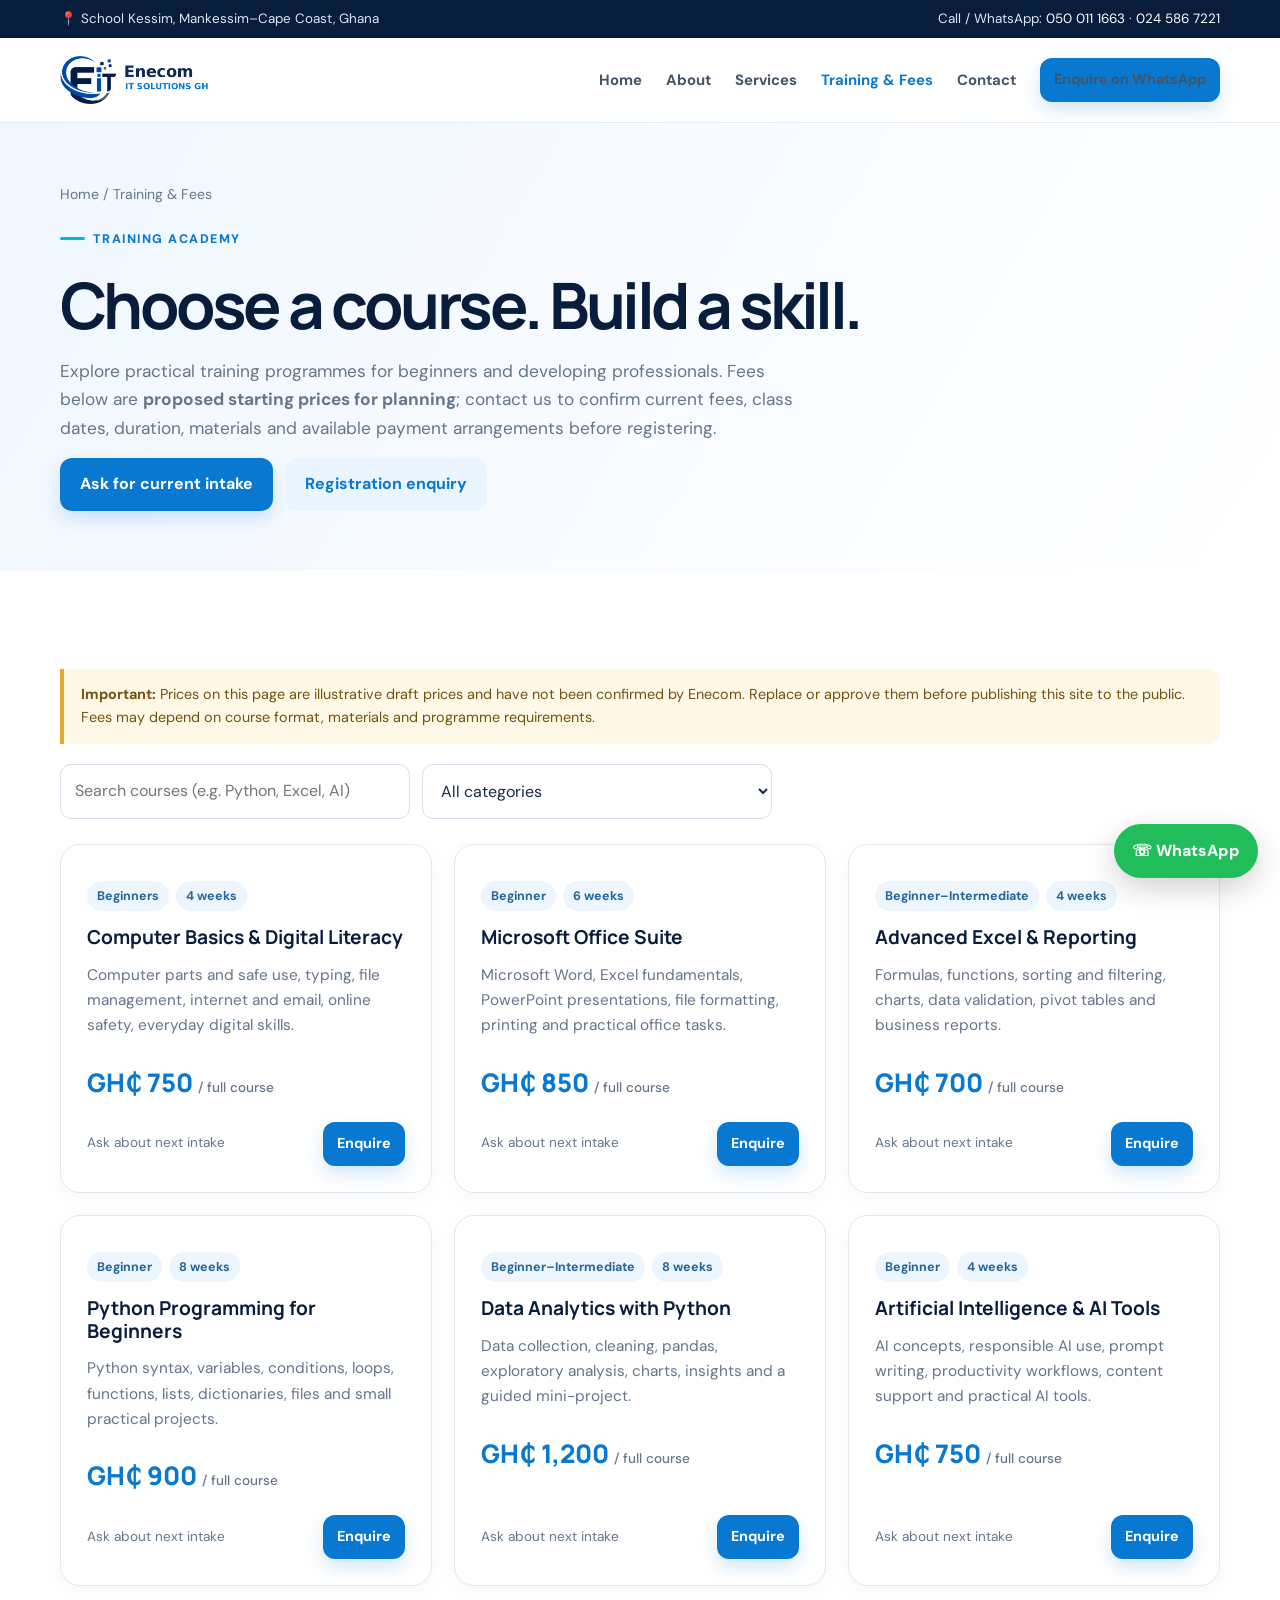
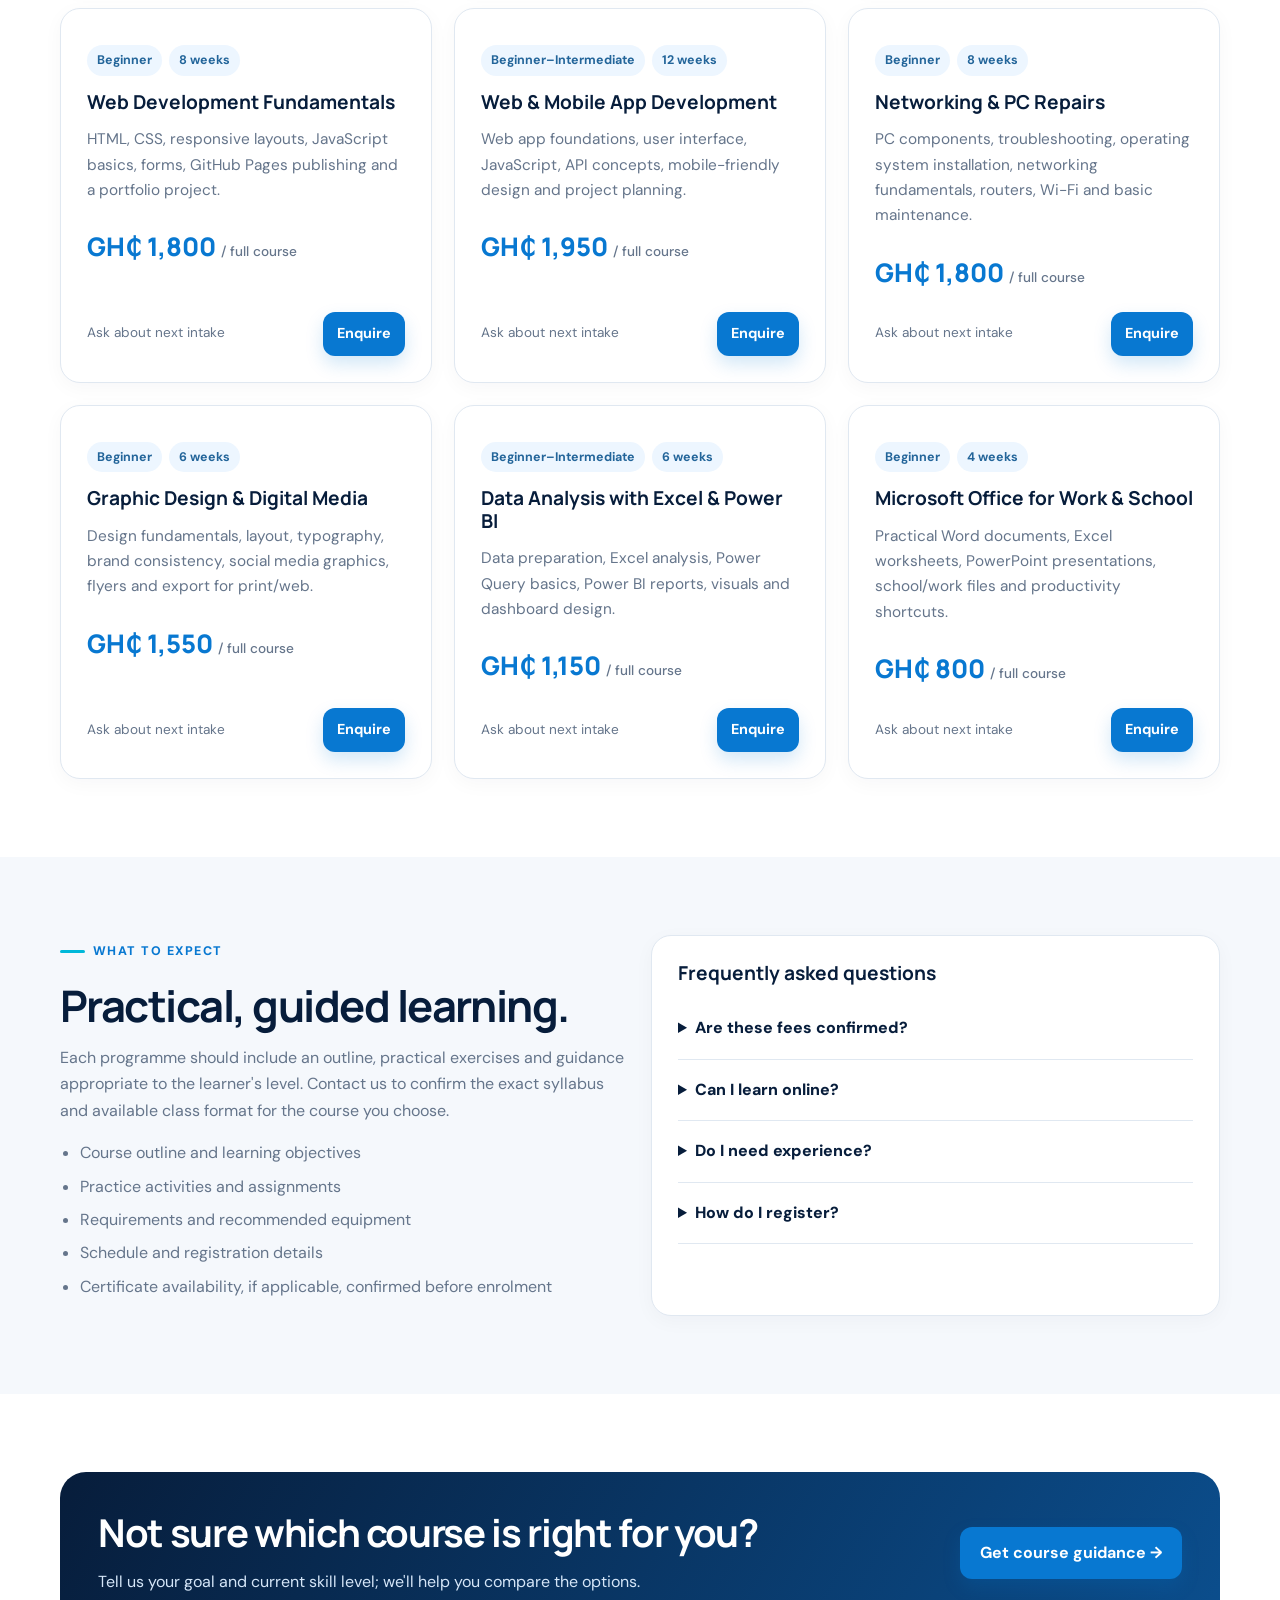
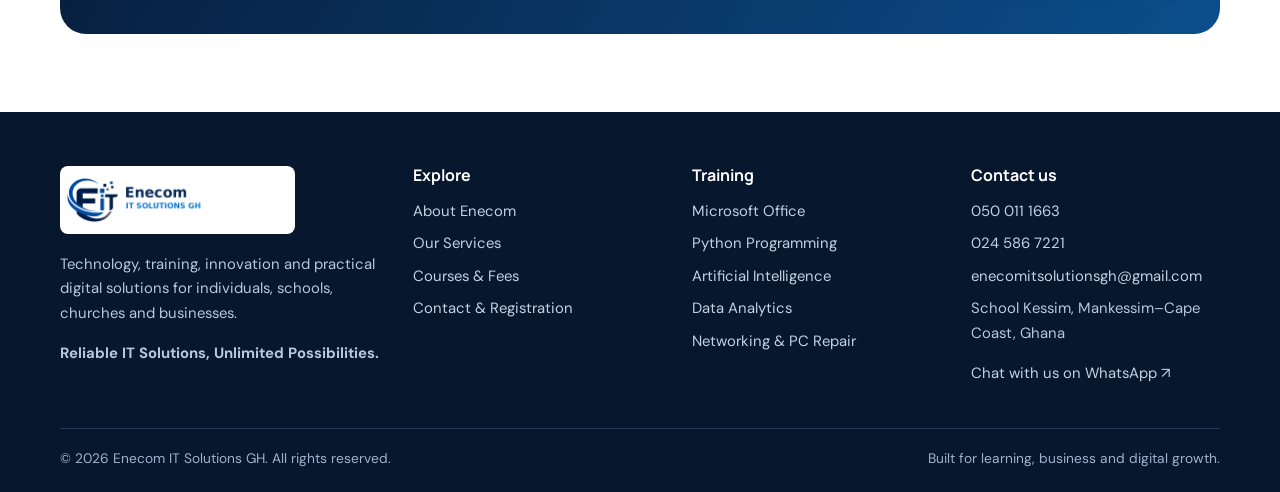
<file: training.html>
<!doctype html>
<html lang="en">
<head>
<meta charset="utf-8">
<meta name="viewport" content="width=device-width, initial-scale=1">
<title>Computer Training Courses & Fees in Ghana | Enecom IT Solutions GH</title>
<meta name="description" content="Explore computer training courses and indicative fees at Enecom IT Solutions GH in Mankessim, Ghana: Microsoft Office, Python, AI, data analytics, web development, networking and graphic design.">
<meta name="theme-color" content="#071d3b">
<link rel="icon" href="favicon.ico" sizes="any">
    <link rel="icon" type="image/png" sizes="32x32" href="assets/favicon-32.png">
    <link rel="apple-touch-icon" sizes="180x180" href="assets/favicon-180.png">
<link rel="stylesheet" href="assets/style.css">
<script defer src="assets/site.js"></script>
</head>
<!-- Google tag (gtag.js) -->
<script async src="https://www.googletagmanager.com/gtag/js?id=G-Z24D5HFFNS"></script>
<script>
  window.dataLayer = window.dataLayer || [];
  function gtag(){dataLayer.push(arguments);}
  gtag('js', new Date());

  gtag('config', 'G-Z24D5HFFNS');
</script>
<body>
<div class="topbar"><div class="container"><span>📍 School Kessim, Mankessim–Cape Coast, Ghana</span><span>Call / WhatsApp: <a href="tel:+233500111663">050 011 1663</a> · <a href="tel:+233245867221">024 586 7221</a></span></div></div>
<header class="header"><div class="container navwrap">
<a class="brand" href="index.html" aria-label="Enecom homepage"><img src="assets/enecom-logo.png" alt="Enecom IT Solutions GH logo"></a>
<button class="menu-toggle" type="button" aria-label="Toggle navigation" onclick="navToggle()">☰</button>
<nav class="nav" aria-label="Main navigation">
<a data-page="index.html" href="index.html">Home</a><a data-page="about.html" href="about.html">About</a><a data-page="services.html" href="services.html">Services</a><a data-page="training.html" href="training.html">Training & Fees</a><a data-page="contact.html" href="contact.html">Contact</a>
<a class="btn small" data-wa="Hello Enecom IT Solutions GH, I would like to ask about your services and training programmes.">Enquire on WhatsApp</a>
</nav></div></header>
<main><section class="page-hero"><div class="container"><div class="crumb"><a href="index.html">Home</a> / Training & Fees</div><div class="eyebrow">Training academy</div><h1>Choose a course. Build a skill.</h1><p>Explore practical training programmes for beginners and developing professionals. Fees below are <strong>proposed starting prices for planning</strong>; contact us to confirm current fees, class dates, duration, materials and available payment arrangements before registering.</p><div class="button-row"><a class="btn" data-wa="Hello Enecom, please send me the current training course list, confirmed fees and next intake dates.">Ask for current intake</a><a class="btn secondary" href="contact.html">Registration enquiry</a></div></div></section>
<section class="section"><div class="container"><div class="note"><strong>Important:</strong> Prices on this page are illustrative draft prices and have not been confirmed by Enecom. Replace or approve them before publishing this site to the public. Fees may depend on course format, materials and programme requirements.</div>
<div class="course-toolbar"><input class="field" id="courseSearch" type="search" placeholder="Search courses (e.g. Python, Excel, AI)" aria-label="Search courses"><select class="field" id="courseCategory" aria-label="Filter courses by category"><option value="all">All categories</option><option value="office">Computer & Office</option><option value="programming">Programming</option><option value="data">Data Analytics</option><option value="ai">Artificial Intelligence</option><option value="development">Web & App Development</option><option value="networking">Networking & PC Repair</option><option value="creative">Graphic Design</option></select></div>
<div class="grid three" id="courseGrid"><article class="card course-card" id="basics" data-course-card data-category="office"><div class="pills"><span class="pill">Beginners</span><span class="pill">4 weeks</span></div><h3>Computer Basics & Digital Literacy</h3><p>Computer parts and safe use, typing, file management, internet and email, online safety, everyday digital skills.</p><div class="price">GH₵ 750 <small>/ full course</small></div><div class="bottom"><span class="small-muted">Ask about next intake</span><a class="btn small" data-wa="Hello Enecom, I am interested in Computer Basics & Digital Literacy. I saw the suggested fee of GH₵ 450. Please confirm the current fee, schedule, requirements and registration process.">Enquire</a></div></article><article class="card course-card" id="office" data-course-card data-category="office"><div class="pills"><span class="pill">Beginner</span><span class="pill">6 weeks</span></div><h3>Microsoft Office Suite</h3><p>Microsoft Word, Excel fundamentals, PowerPoint presentations, file formatting, printing and practical office tasks.</p><div class="price">GH₵ 850 <small>/ full course</small></div><div class="bottom"><span class="small-muted">Ask about next intake</span><a class="btn small" data-wa="Hello Enecom, I am interested in Microsoft Office Suite. I saw the suggested fee of GH₵ 650. Please confirm the current fee, schedule, requirements and registration process.">Enquire</a></div></article><article class="card course-card" id="excel" data-course-card data-category="data"><div class="pills"><span class="pill">Beginner–Intermediate</span><span class="pill">4 weeks</span></div><h3>Advanced Excel & Reporting</h3><p>Formulas, functions, sorting and filtering, charts, data validation, pivot tables and business reports.</p><div class="price">GH₵ 700 <small>/ full course</small></div><div class="bottom"><span class="small-muted">Ask about next intake</span><a class="btn small" data-wa="Hello Enecom, I am interested in Advanced Excel & Reporting. I saw the suggested fee of GH₵ 700. Please confirm the current fee, schedule, requirements and registration process.">Enquire</a></div></article><article class="card course-card" id="python" data-course-card data-category="programming"><div class="pills"><span class="pill">Beginner</span><span class="pill">8 weeks</span></div><h3>Python Programming for Beginners</h3><p>Python syntax, variables, conditions, loops, functions, lists, dictionaries, files and small practical projects.</p><div class="price">GH₵ 900 <small>/ full course</small></div><div class="bottom"><span class="small-muted">Ask about next intake</span><a class="btn small" data-wa="Hello Enecom, I am interested in Python Programming for Beginners. I saw the suggested fee of GH₵ 900. Please confirm the current fee, schedule, requirements and registration process.">Enquire</a></div></article><article class="card course-card" id="data" data-course-card data-category="data"><div class="pills"><span class="pill">Beginner–Intermediate</span><span class="pill">8 weeks</span></div><h3>Data Analytics with Python</h3><p>Data collection, cleaning, pandas, exploratory analysis, charts, insights and a guided mini-project.</p><div class="price">GH₵ 1,200 <small>/ full course</small></div><div class="bottom"><span class="small-muted">Ask about next intake</span><a class="btn small" data-wa="Hello Enecom, I am interested in Data Analytics with Python. I saw the suggested fee of GH₵ 1,200. Please confirm the current fee, schedule, requirements and registration process.">Enquire</a></div></article><article class="card course-card" id="ai" data-course-card data-category="ai"><div class="pills"><span class="pill">Beginner</span><span class="pill">4 weeks</span></div><h3>Artificial Intelligence & AI Tools</h3><p>AI concepts, responsible AI use, prompt writing, productivity workflows, content support and practical AI tools.</p><div class="price">GH₵ 750 <small>/ full course</small></div><div class="bottom"><span class="small-muted">Ask about next intake</span><a class="btn small" data-wa="Hello Enecom, I am interested in Artificial Intelligence & AI Tools. I saw the suggested fee of GH₵ 750. Please confirm the current fee, schedule, requirements and registration process.">Enquire</a></div></article><article class="card course-card" id="web" data-course-card data-category="development"><div class="pills"><span class="pill">Beginner</span><span class="pill">8 weeks</span></div><h3>Web Development Fundamentals</h3><p>HTML, CSS, responsive layouts, JavaScript basics, forms, GitHub Pages publishing and a portfolio project.</p><div class="price">GH₵ 1,800 <small>/ full course</small></div><div class="bottom"><span class="small-muted">Ask about next intake</span><a class="btn small" data-wa="Hello Enecom, I am interested in Web Development Fundamentals. I saw the suggested fee of GH₵ 1,800. Please confirm the current fee, schedule, requirements and registration process.">Enquire</a></div></article><article class="card course-card" id="apps" data-course-card data-category="development"><div class="pills"><span class="pill">Beginner–Intermediate</span><span class="pill">12 weeks</span></div><h3>Web & Mobile App Development</h3><p>Web app foundations, user interface, JavaScript, API concepts, mobile-friendly design and project planning.</p><div class="price">GH₵ 1,950 <small>/ full course</small></div><div class="bottom"><span class="small-muted">Ask about next intake</span><a class="btn small" data-wa="Hello Enecom, I am interested in Web & Mobile App Development. I saw the suggested fee of GH₵ 1,950. Please confirm the current fee, schedule, requirements and registration process.">Enquire</a></div></article><article class="card course-card" id="networking" data-course-card data-category="networking"><div class="pills"><span class="pill">Beginner</span><span class="pill">8 weeks</span></div><h3>Networking & PC Repairs</h3><p>PC components, troubleshooting, operating system installation, networking fundamentals, routers, Wi-Fi and basic maintenance.</p><div class="price">GH₵ 1,800 <small>/ full course</small></div><div class="bottom"><span class="small-muted">Ask about next intake</span><a class="btn small" data-wa="Hello Enecom, I am interested in Networking & PC Repairs. I saw the suggested fee of GH₵ 1,800. Please confirm the current fee, schedule, requirements and registration process.">Enquire</a></div></article><article class="card course-card" id="design" data-course-card data-category="creative"><div class="pills"><span class="pill">Beginner</span><span class="pill">6 weeks</span></div><h3>Graphic Design & Digital Media</h3><p>Design fundamentals, layout, typography, brand consistency, social media graphics, flyers and export for print/web.</p><div class="price">GH₵ 1,550 <small>/ full course</small></div><div class="bottom"><span class="small-muted">Ask about next intake</span><a class="btn small" data-wa="Hello Enecom, I am interested in Graphic Design & Digital Media. I saw the suggested fee of GH₵ 1,550. Please confirm the current fee, schedule, requirements and registration process.">Enquire</a></div></article><article class="card course-card" id="powerbi" data-course-card data-category="data"><div class="pills"><span class="pill">Beginner–Intermediate</span><span class="pill">6 weeks</span></div><h3>Data Analysis with Excel & Power BI</h3><p>Data preparation, Excel analysis, Power Query basics, Power BI reports, visuals and dashboard design.</p><div class="price">GH₵ 1,150 <small>/ full course</small></div><div class="bottom"><span class="small-muted">Ask about next intake</span><a class="btn small" data-wa="Hello Enecom, I am interested in Data Analysis with Excel & Power BI. I saw the suggested fee of GH₵ 1,150. Please confirm the current fee, schedule, requirements and registration process.">Enquire</a></div></article><article class="card course-card" id="office-work" data-course-card data-category="office"><div class="pills"><span class="pill">Beginner</span><span class="pill">4 weeks</span></div><h3>Microsoft Office for Work & School</h3><p>Practical Word documents, Excel worksheets, PowerPoint presentations, school/work files and productivity shortcuts.</p><div class="price">GH₵ 800 <small>/ full course</small></div><div class="bottom"><span class="small-muted">Ask about next intake</span><a class="btn small" data-wa="Hello Enecom, I am interested in Microsoft Office for Work & School. I saw the suggested fee of GH₵ 500. Please confirm the current fee, schedule, requirements and registration process.">Enquire</a></div></article><p class="empty" id="noCourses" hidden>No courses match your search. Try another keyword or choose “All categories”.</p></div>
</div></section>
<section class="section soft"><div class="container grid two"><div><div class="eyebrow">What to expect</div><h2>Practical, guided learning.</h2><p>Each programme should include an outline, practical exercises and guidance appropriate to the learner's level. Contact us to confirm the exact syllabus and available class format for the course you choose.</p><ul class="content-list"><li>Course outline and learning objectives</li><li>Practice activities and assignments</li><li>Requirements and recommended equipment</li><li>Schedule and registration details</li><li>Certificate availability, if applicable, confirmed before enrolment</li></ul></div><div class="card faq"><h3>Frequently asked questions</h3><details><summary>Are these fees confirmed?</summary><p>No. They are proposed planning prices for this website draft. Enecom should approve them before the site is published.</p></details><details><summary>Can I learn online?</summary><p>Online availability depends on the course and intake. Contact Enecom to confirm whether remote or hybrid learning is available.</p></details><details><summary>Do I need experience?</summary><p>Several courses are designed for beginners. Check the course level and ask us about any prerequisites.</p></details><details><summary>How do I register?</summary><p>Use the Enquire button on a course or contact us on WhatsApp. We will help you confirm the current fee, schedule and registration requirements.</p></details></div></div></section>
<section class="section"><div class="container"><div class="band"><div><h2>Not sure which course is right for you?</h2><p>Tell us your goal and current skill level; we'll help you compare the options.</p></div><a class="btn" data-wa="Hello Enecom, please recommend a suitable training programme for me. My current level and goal are: ">Get course guidance →</a></div></div></section></main><footer class="footer"><div class="container">
<div class="footer-grid">
<div><img class="logo" src="assets/enecom-logo.png" alt="Enecom IT Solutions GH logo"><p>Technology, training, innovation and practical digital solutions for individuals, schools, churches and businesses.</p><p><strong>Reliable IT Solutions, Unlimited Possibilities.</strong></p></div>
<div><h3>Explore</h3><a href="about.html">About Enecom</a><a href="services.html">Our Services</a><a href="training.html">Courses & Fees</a><a href="contact.html">Contact & Registration</a></div>
<div><h3>Training</h3><a href="training.html#office">Microsoft Office</a><a href="training.html#python">Python Programming</a><a href="training.html#ai">Artificial Intelligence</a><a href="training.html#data">Data Analytics</a><a href="training.html#networking">Networking & PC Repair</a></div>
<div><h3>Contact us</h3><a href="tel:+233500111663">050 011 1663</a><a href="tel:+233245867221">024 586 7221</a><a href="mailto:enecomitsolutionsgh@gmail.com">enecomitsolutionsgh@gmail.com</a><p>School Kessim, Mankessim–Cape Coast, Ghana</p><a data-wa="Hello Enecom, I would like to make an enquiry.">Chat with us on WhatsApp ↗</a></div>
</div><div class="footer-bottom"><span>© <span data-year></span> Enecom IT Solutions GH. All rights reserved.</span><span>Built for learning, business and digital growth.</span></div>
</div></footer>
<a class="whatsapp-float" data-wa="Hello Enecom IT Solutions GH, I would like to make an enquiry." aria-label="Chat with Enecom on WhatsApp">☏ WhatsApp</a>
</body></html>
</file>
<file: assets/style.css>
@import url('https://fonts.googleapis.com/css2?family=DM+Sans:wght@400;500;600;700&family=Manrope:wght@400;500;600;700;800&display=swap');
:root{--navy:#071d3b;--blue:#0878d1;--cyan:#00b8d9;--ink:#172b45;--muted:#65758b;--paper:#f5f8fc;--line:#e0e8f1;--white:#fff;--shadow:0 18px 45px rgba(7,29,59,.09);--radius:20px}
*{box-sizing:border-box}html{scroll-behavior:smooth}body{margin:0;font-family:"DM Sans",sans-serif;color:var(--ink);background:#fff;line-height:1.65}h1,h2,h3,h4{font-family:Manrope,sans-serif;line-height:1.18;color:var(--navy);margin:0 0 14px}h1{font-size:clamp(2.45rem,5vw,4.5rem);letter-spacing:-.055em}h2{font-size:clamp(1.9rem,3.4vw,2.8rem);letter-spacing:-.035em}h3{font-size:1.2rem}p{margin:0 0 16px;color:var(--muted)}a{color:inherit;text-decoration:none}img{max-width:100%;display:block}.container{width:min(1160px,92%);margin:auto}.topbar{background:var(--navy);color:#dbe8f8;font-size:.84rem;padding:8px 0}.topbar .container{display:flex;justify-content:space-between;gap:12px;flex-wrap:wrap}.topbar a{color:#fff}.header{position:sticky;top:0;z-index:20;background:rgba(255,255,255,.95);backdrop-filter:blur(14px);border-bottom:1px solid rgba(224,232,241,.8)}.navwrap{min-height:84px;display:flex;align-items:center;justify-content:space-between;gap:24px}.brand img{width:245px;max-height:72px;object-fit:contain}.nav{display:flex;align-items:center;gap:24px;font-weight:700;font-size:.93rem}.nav a{color:#43546a}.nav a:hover,.nav a.active{color:var(--blue)}.menu-toggle{display:none;background:#edf5fc;border:0;border-radius:10px;padding:10px;color:var(--navy);font-size:1.1rem}.btn{display:inline-flex;align-items:center;justify-content:center;gap:8px;border:0;border-radius:12px;padding:13px 20px;background:var(--blue);color:#fff;font-weight:700;cursor:pointer;transition:.2s;box-shadow:0 8px 18px rgba(8,120,209,.18)}.btn:hover{transform:translateY(-2px);background:#0669b8}.btn.secondary{background:#eaf5ff;color:var(--blue);box-shadow:none}.btn.dark{background:var(--navy)}.btn.small{padding:10px 14px;font-size:.9rem}.hero{background:radial-gradient(circle at 85% 20%,rgba(0,184,217,.22),transparent 28%),linear-gradient(130deg,#f5f9ff 0%,#fff 60%,#eef8ff 100%);padding:82px 0 76px;overflow:hidden}.hero-grid{display:grid;grid-template-columns:1.1fr .9fr;align-items:center;gap:54px}.eyebrow{display:inline-flex;align-items:center;gap:8px;color:var(--blue);font-weight:800;letter-spacing:.12em;text-transform:uppercase;font-size:.78rem;margin-bottom:18px}.eyebrow:before{content:"";height:3px;width:25px;background:var(--cyan);border-radius:3px}.hero h1 span{color:var(--blue)}.hero p{font-size:1.1rem;max-width:610px;margin:22px 0 28px}.button-row{display:flex;gap:12px;flex-wrap:wrap}.hero-visual{min-height:390px;position:relative;border-radius:32px;background:linear-gradient(145deg,#0b2d59,#0878d1 65%,#00b8d9);padding:26px;box-shadow:0 25px 60px rgba(8,72,133,.24);color:#fff;overflow:hidden}.hero-visual:before,.hero-visual:after{content:"";position:absolute;border:1px solid rgba(255,255,255,.2);border-radius:50%;width:360px;height:360px;right:-120px;top:-130px}.hero-visual:after{width:260px;height:260px;right:-60px;top:-80px}.screen{position:absolute;inset:50px 34px 65px;border:7px solid #d9e8f6;border-bottom-width:17px;border-radius:16px;background:#f8fbff;color:var(--navy);padding:23px;box-shadow:0 12px 32px rgba(0,0,0,.2)}.screen-top{display:flex;gap:5px;margin-bottom:20px}.dot{width:8px;height:8px;border-radius:50%;background:#9bb3cb}.screen-title{font:800 1.4rem Manrope;color:var(--navy);max-width:230px}.screen-title span{color:var(--blue)}.screen-bars{display:grid;grid-template-columns:1fr 1fr;gap:10px;margin-top:22px}.screen-bars div{height:52px;border-radius:10px;background:#e6f3ff;border:1px solid #d4e9fb}.screen-bars div:nth-child(2){background:#d7fbff}.floating-tag{position:absolute;z-index:2;background:#fff;color:var(--navy);padding:12px 15px;border-radius:14px;font-weight:800;box-shadow:var(--shadow);font-size:.9rem}.tag-one{left:0;top:25px}.tag-two{right:0;bottom:26px}.section{padding:78px 0}.section.soft{background:var(--paper)}.section-head{max-width:700px;margin-bottom:34px}.section-head.center{text-align:center;margin-left:auto;margin-right:auto}.section-head.center .eyebrow{justify-content:center}.grid{display:grid;gap:22px}.grid.three{grid-template-columns:repeat(3,1fr)}.grid.two{grid-template-columns:repeat(2,1fr)}.card{border:1px solid var(--line);background:#fff;border-radius:var(--radius);padding:26px;box-shadow:0 5px 20px rgba(7,29,59,.035);transition:.22s}.card:hover{transform:translateY(-4px);box-shadow:var(--shadow);border-color:#c8e5fb}.iconbox{width:52px;height:52px;border-radius:15px;background:#e7f5ff;color:var(--blue);display:grid;place-items:center;font-size:1.45rem;margin-bottom:20px}.card p{font-size:.96rem}.card ul,.content-list{padding-left:20px;color:var(--muted)}.card li,.content-list li{margin:7px 0}.text-link{color:var(--blue);font-weight:800;display:inline-flex;align-items:center;gap:7px;margin-top:8px}.stats{display:grid;grid-template-columns:repeat(4,1fr);gap:12px;margin-top:36px}.stat{background:#fff;border:1px solid var(--line);border-radius:15px;padding:18px;text-align:center}.stat strong{font:800 1.5rem Manrope;color:var(--blue);display:block}.stat span{font-size:.86rem;color:var(--muted)}.band{background:linear-gradient(120deg,var(--navy),#0b4e8d);color:#fff;border-radius:26px;padding:38px;display:flex;align-items:center;justify-content:space-between;gap:24px}.band h2{color:#fff;font-size:clamp(1.7rem,3vw,2.5rem)}.band p{color:#d5e6f8;margin:0}.page-hero{background:linear-gradient(120deg,#f0f7ff,#fff);padding:60px 0}.page-hero p{max-width:740px;font-size:1.08rem}.crumb{font-size:.88rem;color:var(--muted);margin-bottom:16px}.course-toolbar{display:flex;gap:12px;flex-wrap:wrap;margin-bottom:25px}.field{width:100%;border:1px solid #d5e0ec;border-radius:11px;padding:13px 14px;font:inherit;color:var(--ink);background:#fff}.course-toolbar .field{max-width:350px}.course-card{display:flex;flex-direction:column}.course-card .price{font:800 1.6rem Manrope;color:var(--blue);margin:10px 0}.price small{font:500 .85rem "DM Sans";color:var(--muted)}.pills{display:flex;flex-wrap:wrap;gap:7px;margin:10px 0 15px}.pill{background:#edf6ff;color:#23659a;border-radius:100px;padding:5px 10px;font-size:.78rem;font-weight:700}.course-card .bottom{margin-top:auto;padding-top:12px;display:flex;align-items:center;justify-content:space-between;gap:10px}.note{border-left:4px solid #e5a829;background:#fff8e7;padding:14px 17px;border-radius:0 12px 12px 0;color:#73520d;font-size:.9rem;margin:20px 0}.form-grid{display:grid;grid-template-columns:1fr 1fr;gap:16px}.form-group{display:flex;flex-direction:column;gap:7px}.form-group.full{grid-column:1/-1}.form-group label{font-weight:700;font-size:.92rem}.form-group textarea{min-height:125px;resize:vertical}.contact-list{display:grid;gap:15px}.contact-item{display:flex;gap:14px;align-items:flex-start;padding:18px;border:1px solid var(--line);border-radius:15px}.contact-item .iconbox{flex:0 0 46px;width:46px;height:46px;margin:0}.contact-item p{margin:2px 0 0}.faq details{border-bottom:1px solid var(--line);padding:17px 0}.faq summary{cursor:pointer;font-weight:800;color:var(--navy)}.faq details p{padding-top:12px;margin-bottom:0}.footer{background:#06172e;color:#d5e1f0;padding:54px 0 22px}.footer-grid{display:grid;grid-template-columns:1.3fr 1fr 1fr 1fr;gap:30px}.footer .logo{background:#fff;padding:7px;border-radius:8px;width:235px;max-height:145px;object-fit:contain;margin-bottom:18px}.footer h3{color:#fff;font-size:1rem}.footer a{display:block;color:#c3d1e2;margin:8px 0;font-size:.93rem}.footer p{color:#b8c9dc;font-size:.93rem}.footer-bottom{border-top:1px solid #233a55;margin-top:34px;padding-top:18px;display:flex;justify-content:space-between;gap:15px;flex-wrap:wrap;color:#9eb3cb;font-size:.86rem}.whatsapp-float{position:fixed;right:22px;bottom:22px;z-index:30;background:#20bd5a;color:white;border-radius:100px;padding:14px 18px;font-weight:800;box-shadow:0 10px 30px rgba(0,0,0,.18)}.whatsapp-float:hover{background:#16a34a}.empty{grid-column:1/-1;text-align:center;padding:35px;color:var(--muted)}.small-muted{font-size:.85rem;color:var(--muted)}.check-grid{display:grid;grid-template-columns:repeat(2,1fr);gap:8px}.check-grid div{background:#f1f8ff;padding:10px 12px;border-radius:10px;color:#37536f}
@media(max-width:960px){.nav{gap:14px;font-size:.87rem}.brand img{width:225px;max-height:66px;object-fit:contain}.hero-grid{gap:28px}.grid.three{grid-template-columns:repeat(2,1fr)}.footer-grid{grid-template-columns:repeat(2,1fr)}}
@media(max-width:760px){.topbar .container{justify-content:center;text-align:center}.navwrap{min-height:72px}.brand img{width:205px;max-height:60px;object-fit:contain}.menu-toggle{display:block}.nav{display:none;position:absolute;top:72px;left:0;right:0;background:#fff;padding:18px 4%;border-bottom:1px solid var(--line);box-shadow:var(--shadow);flex-direction:column;align-items:stretch;gap:0}.nav.open{display:flex}.nav a{padding:12px 4px;border-bottom:1px solid #edf1f6}.nav .btn{margin-top:12px}.hero{padding:55px 0}.hero-grid{grid-template-columns:1fr}.hero-visual{min-height:340px}.section{padding:58px 0}.grid.three,.grid.two{grid-template-columns:1fr}.stats{grid-template-columns:repeat(2,1fr)}.band{align-items:flex-start;flex-direction:column;padding:28px}.form-grid{grid-template-columns:1fr}.form-group.full{grid-column:auto}.footer-grid{grid-template-columns:1fr}.course-toolbar .field{max-width:none}.whatsapp-float{right:12px;bottom:12px;padding:12px 15px}.page-hero{padding:45px 0}}
</file>
